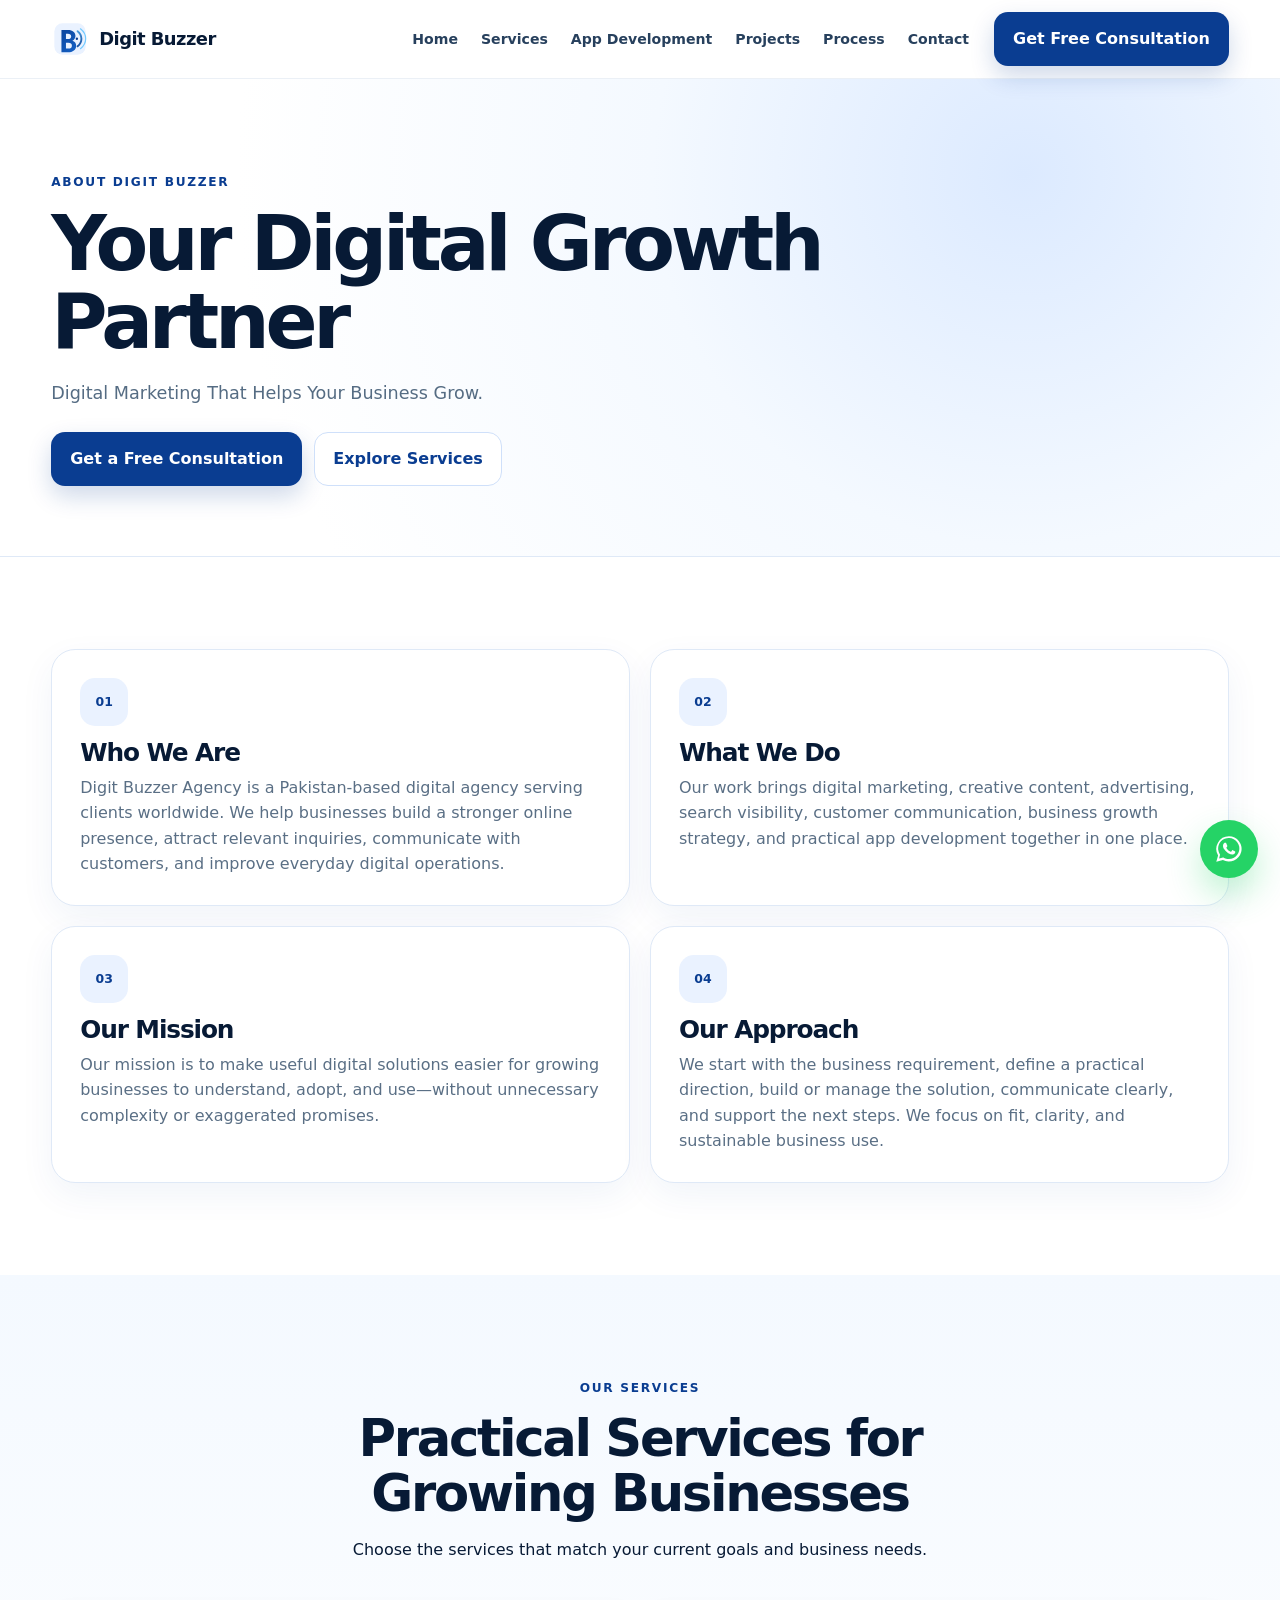
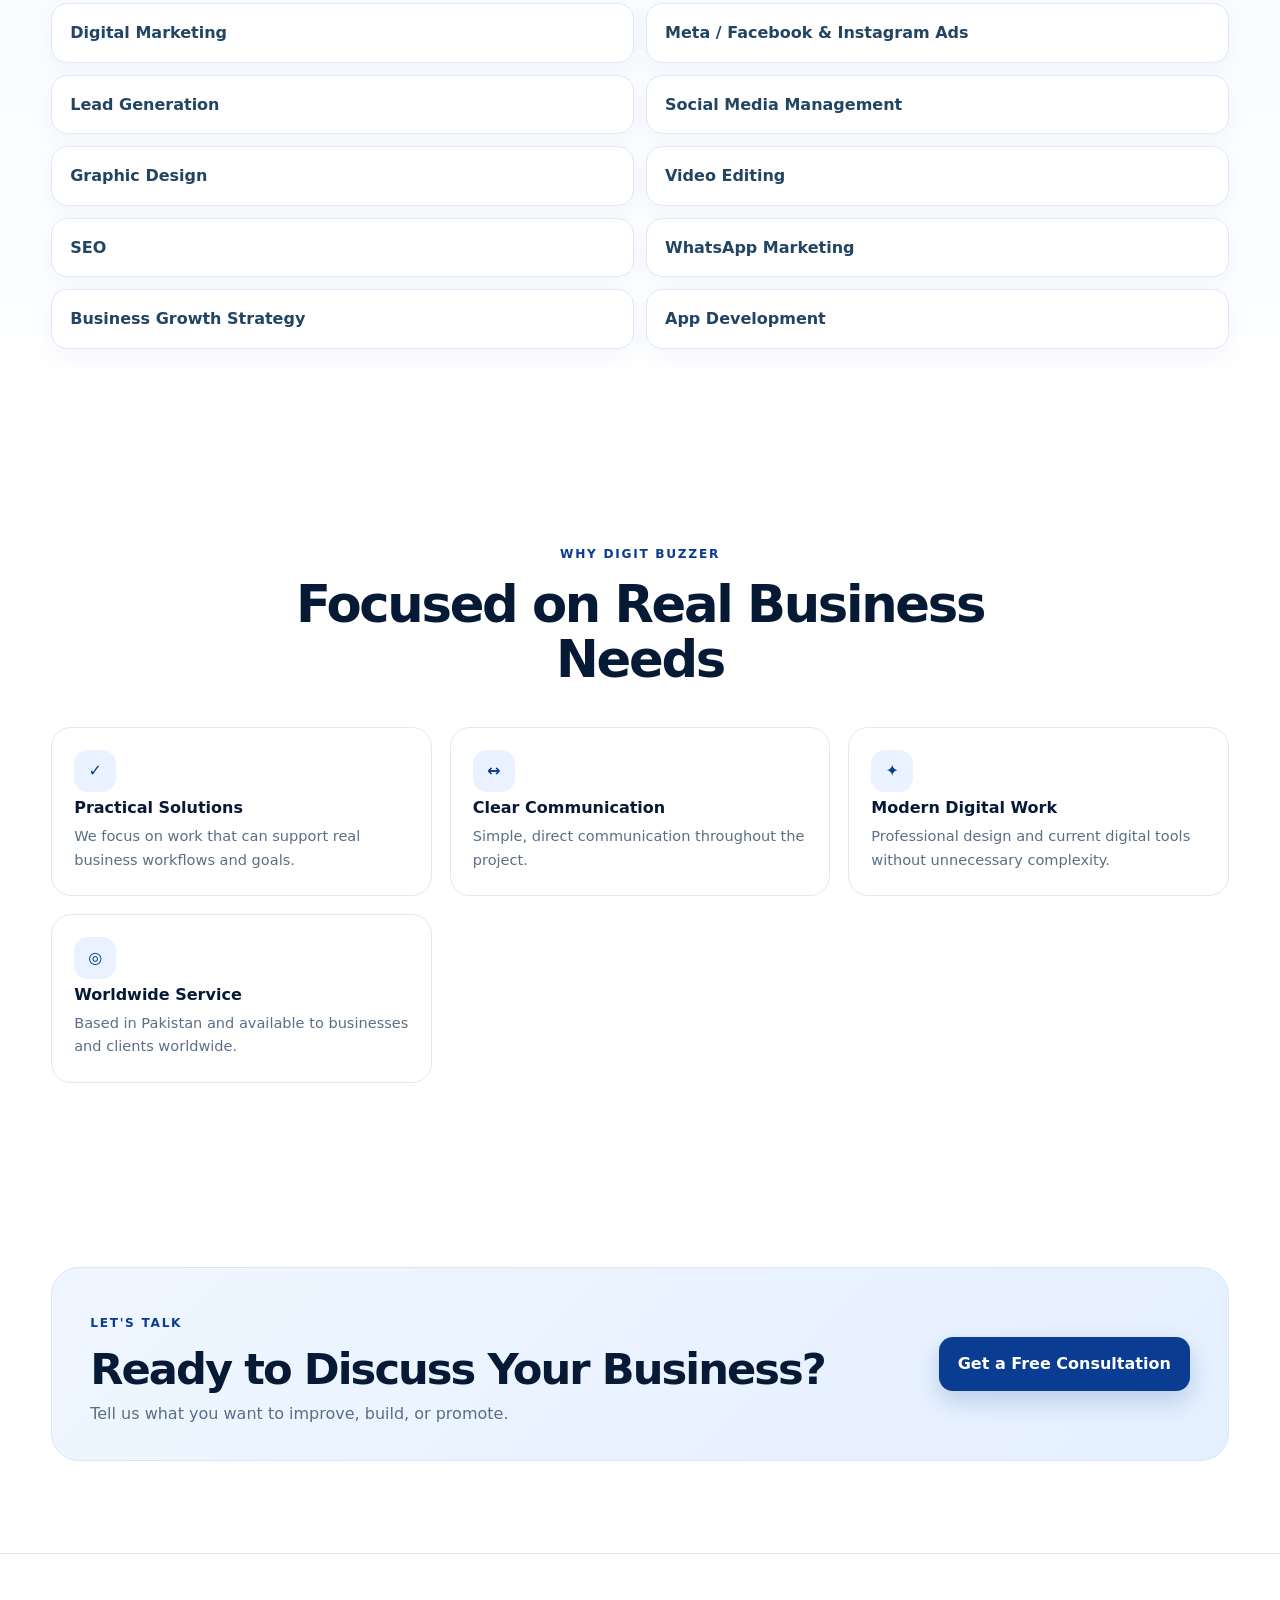
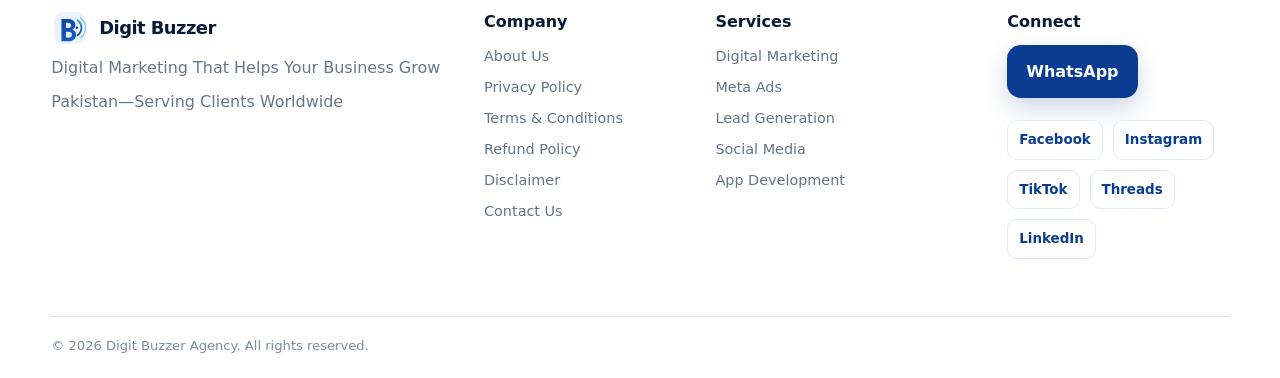
<file: about/index.html>
<!doctype html>
<html lang="en"><head>
<meta charset="utf-8"><meta name="viewport" content="width=device-width, initial-scale=1">
<title>About Us | Digit Buzzer Agency</title>
<meta name="description" content="Learn about Digit Buzzer Agency, a Pakistan-based digital marketing and app development agency serving clients worldwide.">
<link rel="icon" href="../images/logo.svg" type="image/svg+xml"><link rel="stylesheet" href="../style.css">
</head><body>
<a class="skip-link" href="#main">Skip to content</a>
<header class="site-header"><div class="container nav-wrap"><a class="brand" href="../"><img src="../images/logo.svg" alt="Digit Buzzer logo"><span>Digit Buzzer</span></a><nav class="desktop-nav" aria-label="Primary navigation"><a href="../">Home</a><a href="../#services">Services</a><a href="../#apps">App Development</a><a href="../#projects">Projects</a><a href="../#process">Process</a><a href="../contact/">Contact</a></nav><a class="btn btn-primary nav-cta" target="_blank" rel="noopener" href="https://wa.me/923486588922">Get Free Consultation</a><button class="menu-toggle" aria-label="Open menu" aria-expanded="false"><span></span><span></span><span></span></button></div><div class="mobile-nav" aria-hidden="true"><a href="../">Home</a><a href="../#services">Services</a><a href="../#apps">App Development</a><a href="../#projects">Projects</a><a href="../#process">Process</a><a href="../contact/">Contact</a><a class="btn btn-primary" target="_blank" rel="noopener" href="https://wa.me/923486588922">Get Free Consultation</a></div></header>
<main id="main" class="info-page">
<section class="info-hero"><div class="container"><p class="section-kicker">ABOUT DIGIT BUZZER</p><h1>Your Digital Growth Partner</h1><p>Digital Marketing That Helps Your Business Grow.</p><div class="info-hero-actions"><a class="btn btn-primary" target="_blank" rel="noopener" href="https://wa.me/923486588922">Get a Free Consultation</a><a class="btn btn-secondary" href="../#services">Explore Services</a></div></div></section>
<section class="section"><div class="container info-grid">
<article class="info-card"><span class="info-icon">01</span><h2>Who We Are</h2><p>Digit Buzzer Agency is a Pakistan-based digital agency serving clients worldwide. We help businesses build a stronger online presence, attract relevant inquiries, communicate with customers, and improve everyday digital operations.</p></article>
<article class="info-card"><span class="info-icon">02</span><h2>What We Do</h2><p>Our work brings digital marketing, creative content, advertising, search visibility, customer communication, business growth strategy, and practical app development together in one place.</p></article>
<article class="info-card"><span class="info-icon">03</span><h2>Our Mission</h2><p>Our mission is to make useful digital solutions easier for growing businesses to understand, adopt, and use—without unnecessary complexity or exaggerated promises.</p></article>
<article class="info-card"><span class="info-icon">04</span><h2>Our Approach</h2><p>We start with the business requirement, define a practical direction, build or manage the solution, communicate clearly, and support the next steps. We focus on fit, clarity, and sustainable business use.</p></article>
</div></section>
<section class="section soft"><div class="container"><div class="section-head"><p class="section-kicker">OUR SERVICES</p><h2>Practical Services for Growing Businesses</h2><p>Choose the services that match your current goals and business needs.</p></div><div class="info-service-grid"><span>Digital Marketing</span><span>Meta / Facebook &amp; Instagram Ads</span><span>Lead Generation</span><span>Social Media Management</span><span>Graphic Design</span><span>Video Editing</span><span>SEO</span><span>WhatsApp Marketing</span><span>Business Growth Strategy</span><span>App Development</span></div></div></section>
<section class="section"><div class="container"><div class="section-head"><p class="section-kicker">WHY DIGIT BUZZER</p><h2>Focused on Real Business Needs</h2></div><div class="why-grid"><article class="why-card"><div class="why-icon">✓</div><h3>Practical Solutions</h3><p>We focus on work that can support real business workflows and goals.</p></article><article class="why-card"><div class="why-icon">↔</div><h3>Clear Communication</h3><p>Simple, direct communication throughout the project.</p></article><article class="why-card"><div class="why-icon">✦</div><h3>Modern Digital Work</h3><p>Professional design and current digital tools without unnecessary complexity.</p></article><article class="why-card"><div class="why-icon">◎</div><h3>Worldwide Service</h3><p>Based in Pakistan and available to businesses and clients worldwide.</p></article></div></div></section>
<section class="section"><div class="container info-cta"><div><p class="section-kicker">LET'S TALK</p><h2>Ready to Discuss Your Business?</h2><p>Tell us what you want to improve, build, or promote.</p></div><a class="btn btn-primary" target="_blank" rel="noopener" href="https://wa.me/923486588922">Get a Free Consultation</a></div></section>
</main>
<footer class="footer"><div class="container footer-grid"><div><a class="brand" href="../"><img src="../images/logo.svg" alt=""><span>Digit Buzzer</span></a><p>Digital Marketing That Helps Your Business Grow</p><p>Pakistan—Serving Clients Worldwide</p></div><div><h4>Company</h4><a href="../about/">About Us</a><a href="../privacy-policy/">Privacy Policy</a><a href="../terms/">Terms &amp; Conditions</a><a href="../refund-policy/">Refund Policy</a><a href="../disclaimer/">Disclaimer</a><a href="../contact/">Contact Us</a></div><div><h4>Services</h4><a href="../#services">Digital Marketing</a><a href="../#services">Meta Ads</a><a href="../#services">Lead Generation</a><a href="../#services">Social Media</a><a href="../#apps">App Development</a></div><div><h4>Connect</h4><a class="btn btn-primary" target="_blank" rel="noopener" href="https://wa.me/923486588922">WhatsApp</a><div class="footer-social"><a target="_blank" rel="noopener" href="https://www.facebook.com/digitbuzzer1">Facebook</a><a target="_blank" rel="noopener" href="https://www.instagram.com/digitbuzzer">Instagram</a><a target="_blank" rel="noopener" href="https://www.tiktok.com/@digitbuzzeragency">TikTok</a><a target="_blank" rel="noopener" href="https://www.threads.com/@digitbuzzer">Threads</a><a target="_blank" rel="noopener" href="https://www.linkedin.com/in/abbas~hussain/">LinkedIn</a></div></div></div><div class="container copyright">© 2026 Digit Buzzer Agency. All rights reserved.</div></footer>
<a class="wa-float" target="_blank" rel="noopener" href="https://wa.me/923486588922" aria-label="Chat with Digit Buzzer" title="Chat with Digit Buzzer"><svg viewBox="0 0 32 32" aria-hidden="true"><path fill="currentColor" d="M16 3.2A12.7 12.7 0 0 0 5.1 22.4L3.3 28.8l6.6-1.7A12.7 12.7 0 1 0 16 3.2Zm0 22.9c-2 0-3.9-.5-5.6-1.5l-.4-.2-3.9 1 1-3.8-.3-.4A10.6 10.6 0 1 1 16 26.1Zm5.9-7.9c-.3-.2-1.8-.9-2.1-1s-.5-.2-.7.2-.8 1-.9 1.2-.3.2-.6.1a8.7 8.7 0 0 1-2.5-1.5 9.4 9.4 0 0 1-1.7-2.1c-.2-.3 0-.5.1-.7l.5-.6c.2-.2.2-.4.3-.6s0-.4-.1-.6c-.1-.2-.7-1.7-1-2.3-.3-.6-.5-.5-.7-.5h-.6c-.2 0-.5.1-.8.4-.3.3-1.1 1.1-1.1 2.7s1.1 3.1 1.3 3.3c.2.2 2.1 3.2 5.1 4.5.7.3 1.3.5 1.7.6.7.2 1.4.2 1.9.1.6-.1 1.8-.7 2-1.4.3-.7.3-1.3.2-1.4-.1-.2-.3-.3-.6-.4Z"/></svg></a><button id="backTop" class="back-top" aria-label="Back to top">↑</button><script src="../script.js"></script></body></html>
</file>
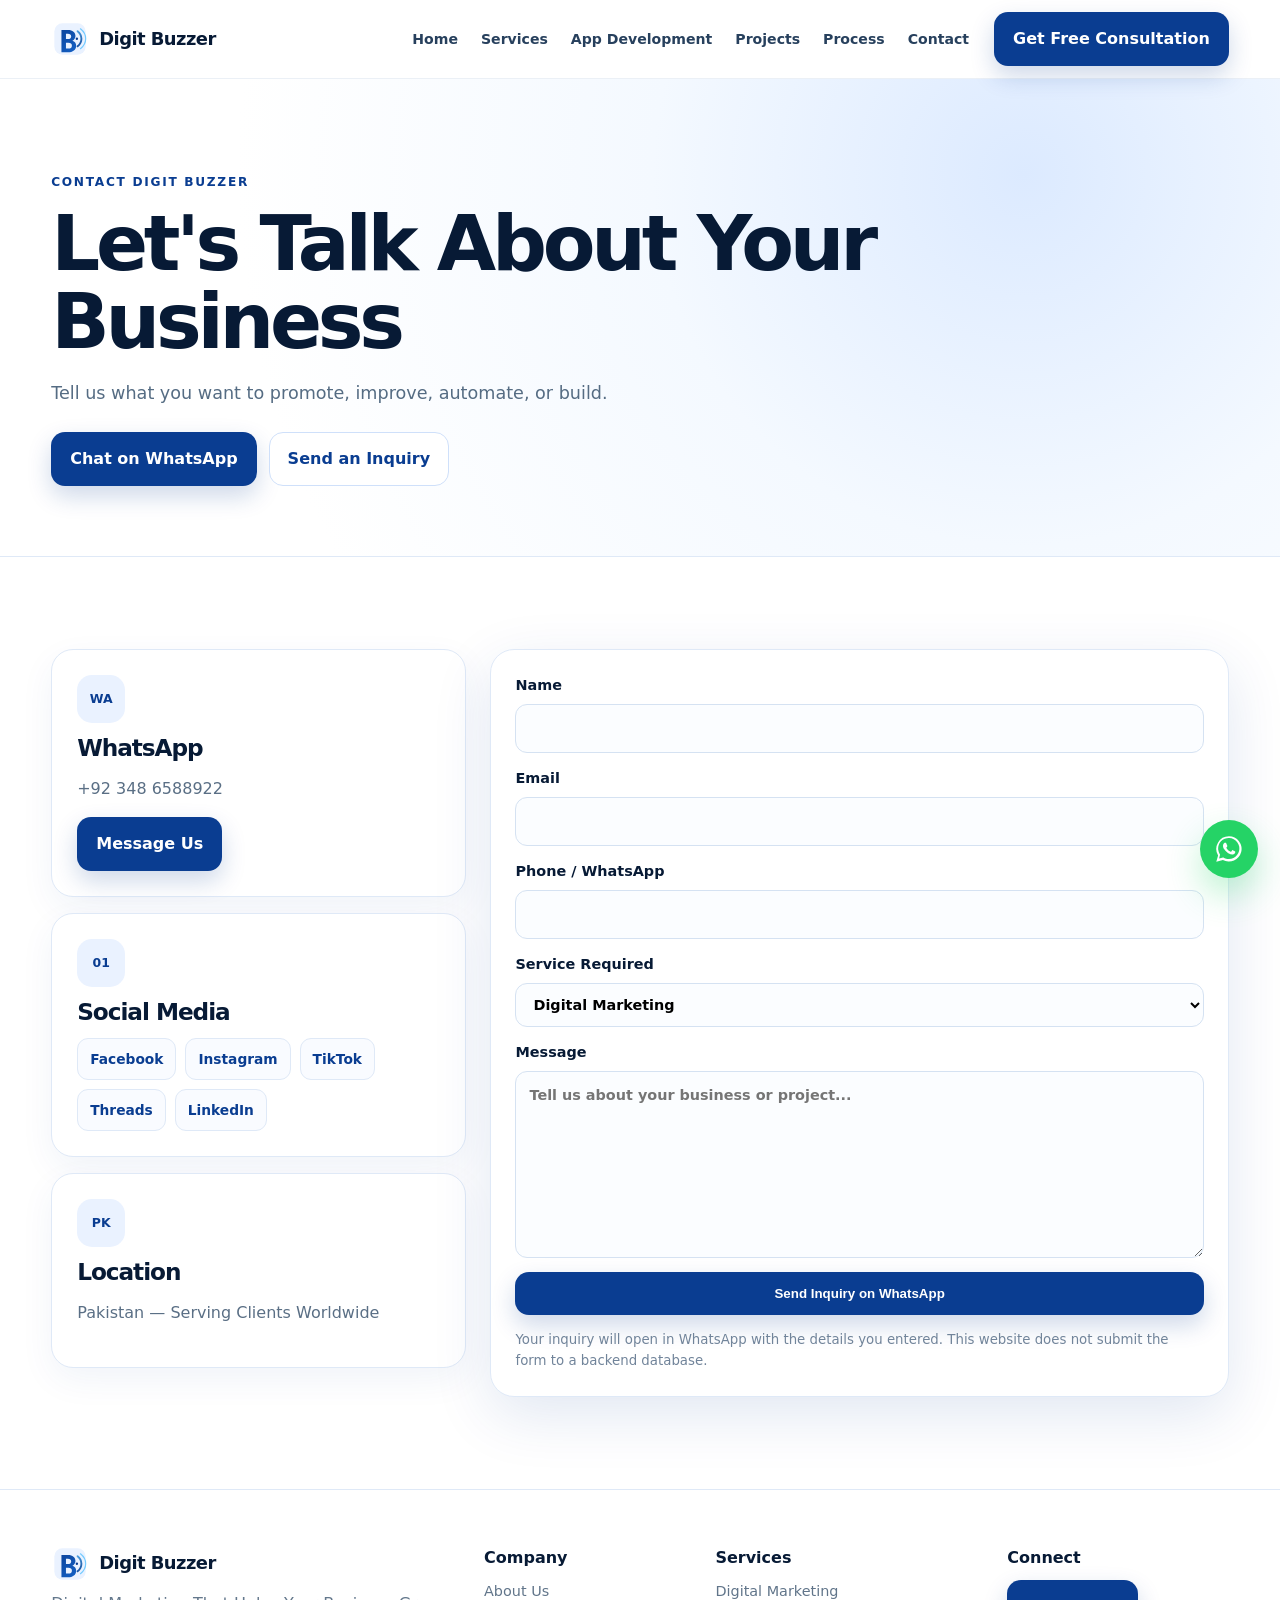
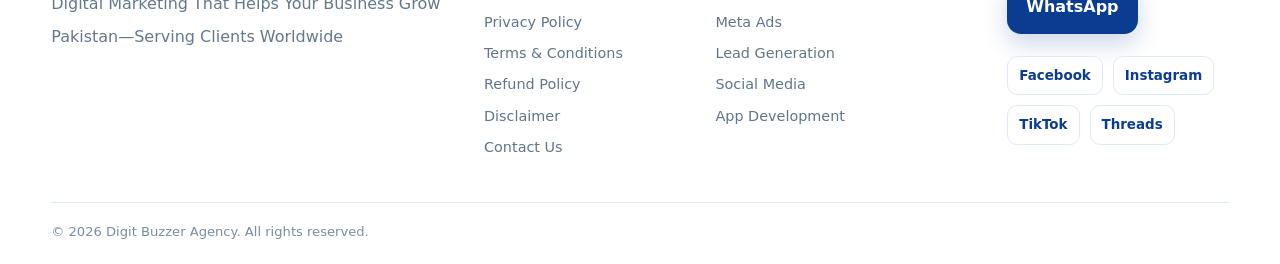
<file: contact/index.html>
<!doctype html><html lang="en"><head><meta charset="utf-8"><meta name="viewport" content="width=device-width, initial-scale=1"><title>Contact Us | Digit Buzzer Agency</title><meta name="description" content="Contact Digit Buzzer Agency in Pakistan for digital marketing, advertising, lead generation, social media, WhatsApp marketing, design, SEO and app development."><link rel="icon" href="../images/logo.svg" type="image/svg+xml"><link rel="stylesheet" href="../style.css"></head><body><a class="skip-link" href="#main">Skip to content</a><header class="site-header"><div class="container nav-wrap"><a class="brand" href="../"><img src="../images/logo.svg" alt="Digit Buzzer logo"><span>Digit Buzzer</span></a><nav class="desktop-nav" aria-label="Primary navigation"><a href="../">Home</a><a href="../#services">Services</a><a href="../#apps">App Development</a><a href="../#projects">Projects</a><a href="../#process">Process</a><a href="../contact/">Contact</a></nav><a class="btn btn-primary nav-cta" target="_blank" rel="noopener" href="https://wa.me/923486588922">Get Free Consultation</a><button class="menu-toggle" aria-label="Open menu" aria-expanded="false"><span></span><span></span><span></span></button></div><div class="mobile-nav" aria-hidden="true"><a href="../">Home</a><a href="../#services">Services</a><a href="../#apps">App Development</a><a href="../#projects">Projects</a><a href="../#process">Process</a><a href="../contact/">Contact</a><a class="btn btn-primary" target="_blank" rel="noopener" href="https://wa.me/923486588922">Get Free Consultation</a></div></header><main id="main" class="info-page"><section class="info-hero"><div class="container"><p class="section-kicker">CONTACT DIGIT BUZZER</p><h1>Let's Talk About Your Business</h1><p>Tell us what you want to promote, improve, automate, or build.</p><div class="info-hero-actions"><a class="btn btn-primary" target="_blank" rel="noopener" href="https://wa.me/923486588922">Chat on WhatsApp</a><a class="btn btn-secondary" href="#contact-form">Send an Inquiry</a></div></div></section><section class="section"><div class="container contact-page-grid"><div><div class="contact-info-card"><span class="info-icon">WA</span><h2>WhatsApp</h2><p>+92 348 6588922</p><a class="btn btn-primary" target="_blank" rel="noopener" href="https://wa.me/923486588922">Message Us</a></div><div class="contact-info-card"><span class="info-icon">01</span><h2>Social Media</h2><div class="contact-social-list"><a target="_blank" rel="noopener" href="https://www.facebook.com/digitbuzzer1">Facebook</a><a target="_blank" rel="noopener" href="https://www.instagram.com/digitbuzzer">Instagram</a><a target="_blank" rel="noopener" href="https://www.tiktok.com/@digitbuzzeragency">TikTok</a><a target="_blank" rel="noopener" href="https://www.threads.com/@digitbuzzer">Threads</a><a target="_blank" rel="noopener" href="https://www.linkedin.com/in/abbas~hussain/">LinkedIn</a></div></div><div class="contact-info-card"><span class="info-icon">PK</span><h2>Location</h2><p>Pakistan — Serving Clients Worldwide</p></div></div><form id="contactForm" class="contact-form contact-page-form"><label>Name<input required name="name" type="text" autocomplete="name"></label><label>Email<input required name="email" type="email" autocomplete="email"></label><label>Phone / WhatsApp<input name="whatsapp" type="tel" autocomplete="tel"></label><label>Service Required<select name="service"><option>Digital Marketing</option><option>Meta Ads</option><option>Lead Generation</option><option>Social Media Management</option><option>Graphic Design</option><option>Video Editing</option><option>SEO</option><option>WhatsApp Marketing</option><option>Business Growth Strategy</option><option>App Development</option><option>Other</option></select></label><label>Message<textarea required name="details" rows="7" placeholder="Tell us about your business or project..."></textarea></label><button class="btn btn-primary" type="submit">Send Inquiry on WhatsApp</button><small>Your inquiry will open in WhatsApp with the details you entered. This website does not submit the form to a backend database.</small></form></div></section></main><footer class="footer"><div class="container footer-grid"><div><a class="brand" href="../"><img src="../images/logo.svg" alt=""><span>Digit Buzzer</span></a><p>Digital Marketing That Helps Your Business Grow</p><p>Pakistan—Serving Clients Worldwide</p></div><div><h4>Company</h4><a href="../about/">About Us</a><a href="../privacy-policy/">Privacy Policy</a><a href="../terms/">Terms &amp; Conditions</a><a href="../refund-policy/">Refund Policy</a><a href="../disclaimer/">Disclaimer</a><a href="../contact/">Contact Us</a></div><div><h4>Services</h4><a href="../#services">Digital Marketing</a><a href="../#services">Meta Ads</a><a href="../#services">Lead Generation</a><a href="../#services">Social Media</a><a href="../#apps">App Development</a></div><div><h4>Connect</h4><a class="btn btn-primary" target="_blank" rel="noopener" href="https://wa.me/923486588922">WhatsApp</a><div class="footer-social"><a target="_blank" rel="noopener" href="https://www.facebook.com/digitbuzzer1">Facebook</a><a target="_blank" rel="noopener" href="https://www.instagram.com/digitbuzzer">Instagram</a><a target="_blank" rel="noopener" href="https://www.tiktok.com/@digitbuzzeragency">TikTok</a><a target="_blank" rel="noopener" href="https://www.threads.com/@digitbuzzer">Threads</a></div></div></div><div class="container copyright">© 2026 Digit Buzzer Agency. All rights reserved.</div></footer><a class="wa-float" target="_blank" rel="noopener" href="https://wa.me/923486588922" aria-label="Chat with Digit Buzzer" title="Chat with Digit Buzzer"><svg viewBox="0 0 32 32" aria-hidden="true"><path fill="currentColor" d="M16 3.2A12.7 12.7 0 0 0 5.1 22.4L3.3 28.8l6.6-1.7A12.7 12.7 0 1 0 16 3.2Zm0 22.9c-2 0-3.9-.5-5.6-1.5l-.4-.2-3.9 1 1-3.8-.3-.4A10.6 10.6 0 1 1 16 26.1Zm5.9-7.9c-.3-.2-1.8-.9-2.1-1s-.5-.2-.7.2-.8 1-.9 1.2-.3.2-.6.1a8.7 8.7 0 0 1-2.5-1.5 9.4 9.4 0 0 1-1.7-2.1c-.2-.3 0-.5.1-.7l.5-.6c.2-.2.2-.4.3-.6s0-.4-.1-.6c-.1-.2-.7-1.7-1-2.3-.3-.6-.5-.5-.7-.5h-.6c-.2 0-.5.1-.8.4-.3.3-1.1 1.1-1.1 2.7s1.1 3.1 1.3 3.3c.2.2 2.1 3.2 5.1 4.5.7.3 1.3.5 1.7.6.7.2 1.4.2 1.9.1.6-.1 1.8-.7 2-1.4.3-.7.3-1.3.2-1.4-.1-.2-.3-.3-.6-.4Z"/></svg></a><button id="backTop" class="back-top" aria-label="Back to top">↑</button><script src="../script.js"></script></body></html>
</file>
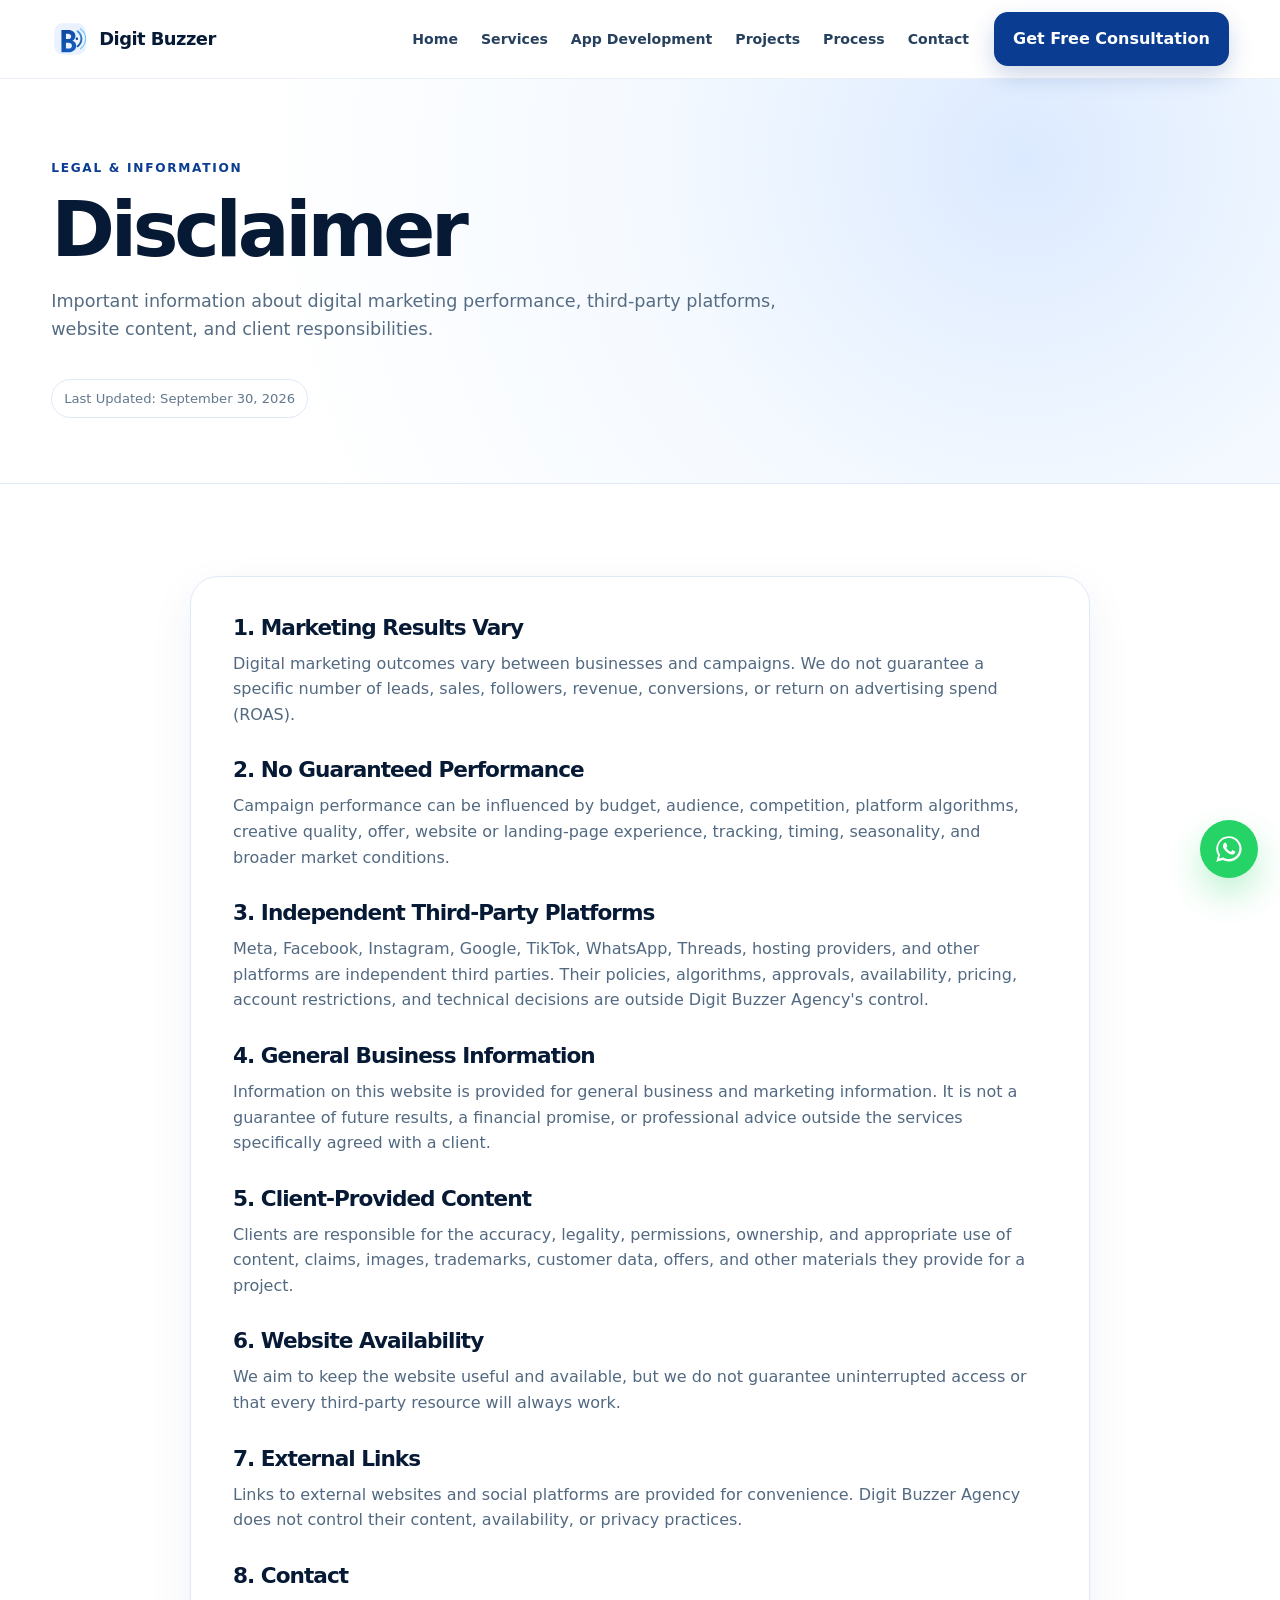
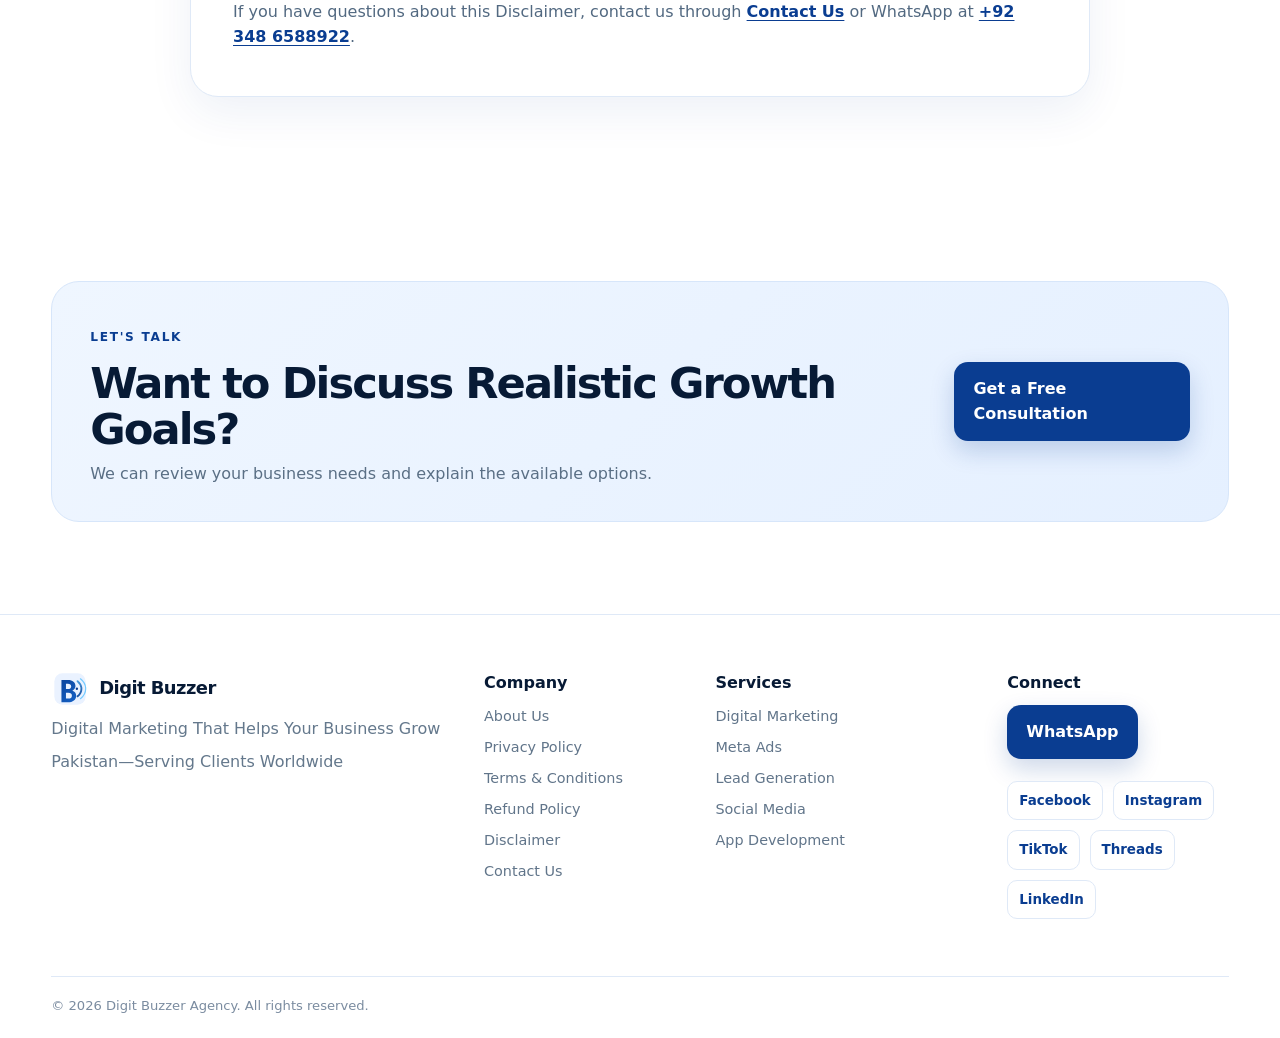
<file: disclaimer/index.html>
<!doctype html><html lang="en"><head><meta charset="utf-8"><meta name="viewport" content="width=device-width, initial-scale=1"><title>Disclaimer | Digit Buzzer Agency</title><meta name="description" content="Disclaimer for Digit Buzzer Agency covering digital marketing performance, third-party platforms, website information and client-provided content."><link rel="icon" href="../images/logo.svg" type="image/svg+xml"><link rel="stylesheet" href="../style.css"></head><body><a class="skip-link" href="#main">Skip to content</a><header class="site-header"><div class="container nav-wrap"><a class="brand" href="../"><img src="../images/logo.svg" alt="Digit Buzzer logo"><span>Digit Buzzer</span></a><nav class="desktop-nav" aria-label="Primary navigation"><a href="../">Home</a><a href="../#services">Services</a><a href="../#apps">App Development</a><a href="../#projects">Projects</a><a href="../#process">Process</a><a href="../contact/">Contact</a></nav><a class="btn btn-primary nav-cta" target="_blank" rel="noopener" href="https://wa.me/923486588922">Get Free Consultation</a><button class="menu-toggle" aria-label="Open menu" aria-expanded="false"><span></span><span></span><span></span></button></div><div class="mobile-nav" aria-hidden="true"><a href="../">Home</a><a href="../#services">Services</a><a href="../#apps">App Development</a><a href="../#projects">Projects</a><a href="../#process">Process</a><a href="../contact/">Contact</a><a class="btn btn-primary" target="_blank" rel="noopener" href="https://wa.me/923486588922">Get Free Consultation</a></div></header><main id="main" class="info-page"><section class="info-hero compact"><div class="container"><p class="section-kicker">LEGAL &amp; INFORMATION</p><h1>Disclaimer</h1><p>Important information about digital marketing performance, third-party platforms, website content, and client responsibilities.</p><p class="last-updated">Last Updated: September 30, 2026</p></div></section><section class="section"><div class="container legal-layout"><article class="legal-card"><h2>1. Marketing Results Vary</h2><p>Digital marketing outcomes vary between businesses and campaigns. We do not guarantee a specific number of leads, sales, followers, revenue, conversions, or return on advertising spend (ROAS).</p><h2>2. No Guaranteed Performance</h2><p>Campaign performance can be influenced by budget, audience, competition, platform algorithms, creative quality, offer, website or landing-page experience, tracking, timing, seasonality, and broader market conditions.</p><h2>3. Independent Third-Party Platforms</h2><p>Meta, Facebook, Instagram, Google, TikTok, WhatsApp, Threads, hosting providers, and other platforms are independent third parties. Their policies, algorithms, approvals, availability, pricing, account restrictions, and technical decisions are outside Digit Buzzer Agency's control.</p><h2>4. General Business Information</h2><p>Information on this website is provided for general business and marketing information. It is not a guarantee of future results, a financial promise, or professional advice outside the services specifically agreed with a client.</p><h2>5. Client-Provided Content</h2><p>Clients are responsible for the accuracy, legality, permissions, ownership, and appropriate use of content, claims, images, trademarks, customer data, offers, and other materials they provide for a project.</p><h2>6. Website Availability</h2><p>We aim to keep the website useful and available, but we do not guarantee uninterrupted access or that every third-party resource will always work.</p><h2>7. External Links</h2><p>Links to external websites and social platforms are provided for convenience. Digit Buzzer Agency does not control their content, availability, or privacy practices.</p><h2>8. Contact</h2><p>If you have questions about this Disclaimer, contact us through <a class="text-link" href="../contact/">Contact Us</a> or WhatsApp at <a class="text-link" target="_blank" rel="noopener" href="https://wa.me/923486588922">+92 348 6588922</a>.</p></article></div></section><section class="section"><div class="container info-cta"><div><p class="section-kicker">LET'S TALK</p><h2>Want to Discuss Realistic Growth Goals?</h2><p>We can review your business needs and explain the available options.</p></div><a class="btn btn-primary" target="_blank" rel="noopener" href="https://wa.me/923486588922">Get a Free Consultation</a></div></section></main><footer class="footer"><div class="container footer-grid"><div><a class="brand" href="../"><img src="../images/logo.svg" alt=""><span>Digit Buzzer</span></a><p>Digital Marketing That Helps Your Business Grow</p><p>Pakistan—Serving Clients Worldwide</p></div><div><h4>Company</h4><a href="../about/">About Us</a><a href="../privacy-policy/">Privacy Policy</a><a href="../terms/">Terms &amp; Conditions</a><a href="../refund-policy/">Refund Policy</a><a href="../disclaimer/">Disclaimer</a><a href="../contact/">Contact Us</a></div><div><h4>Services</h4><a href="../#services">Digital Marketing</a><a href="../#services">Meta Ads</a><a href="../#services">Lead Generation</a><a href="../#services">Social Media</a><a href="../#apps">App Development</a></div><div><h4>Connect</h4><a class="btn btn-primary" target="_blank" rel="noopener" href="https://wa.me/923486588922">WhatsApp</a><div class="footer-social"><a target="_blank" rel="noopener" href="https://www.facebook.com/digitbuzzer1">Facebook</a><a target="_blank" rel="noopener" href="https://www.instagram.com/digitbuzzer">Instagram</a><a target="_blank" rel="noopener" href="https://www.tiktok.com/@digitbuzzeragency">TikTok</a><a target="_blank" rel="noopener" href="https://www.threads.com/@digitbuzzer">Threads</a><a target="_blank" rel="noopener" href="https://www.linkedin.com/in/abbas~hussain/">LinkedIn</a></div></div></div><div class="container copyright">© 2026 Digit Buzzer Agency. All rights reserved.</div></footer><a class="wa-float" target="_blank" rel="noopener" href="https://wa.me/923486588922" aria-label="Chat with Digit Buzzer" title="Chat with Digit Buzzer"><svg viewBox="0 0 32 32" aria-hidden="true"><path fill="currentColor" d="M16 3.2A12.7 12.7 0 0 0 5.1 22.4L3.3 28.8l6.6-1.7A12.7 12.7 0 1 0 16 3.2Zm0 22.9c-2 0-3.9-.5-5.6-1.5l-.4-.2-3.9 1 1-3.8-.3-.4A10.6 10.6 0 1 1 16 26.1Zm5.9-7.9c-.3-.2-1.8-.9-2.1-1s-.5-.2-.7.2-.8 1-.9 1.2-.3.2-.6.1a8.7 8.7 0 0 1-2.5-1.5 9.4 9.4 0 0 1-1.7-2.1c-.2-.3 0-.5.1-.7l.5-.6c.2-.2.2-.4.3-.6s0-.4-.1-.6c-.1-.2-.7-1.7-1-2.3-.3-.6-.5-.5-.7-.5h-.6c-.2 0-.5.1-.8.4-.3.3-1.1 1.1-1.1 2.7s1.1 3.1 1.3 3.3c.2.2 2.1 3.2 5.1 4.5.7.3 1.3.5 1.7.6.7.2 1.4.2 1.9.1.6-.1 1.8-.7 2-1.4.3-.7.3-1.3.2-1.4-.1-.2-.3-.3-.6-.4Z"/></svg></a><button id="backTop" class="back-top" aria-label="Back to top">↑</button><script src="../script.js"></script></body></html>
</file>
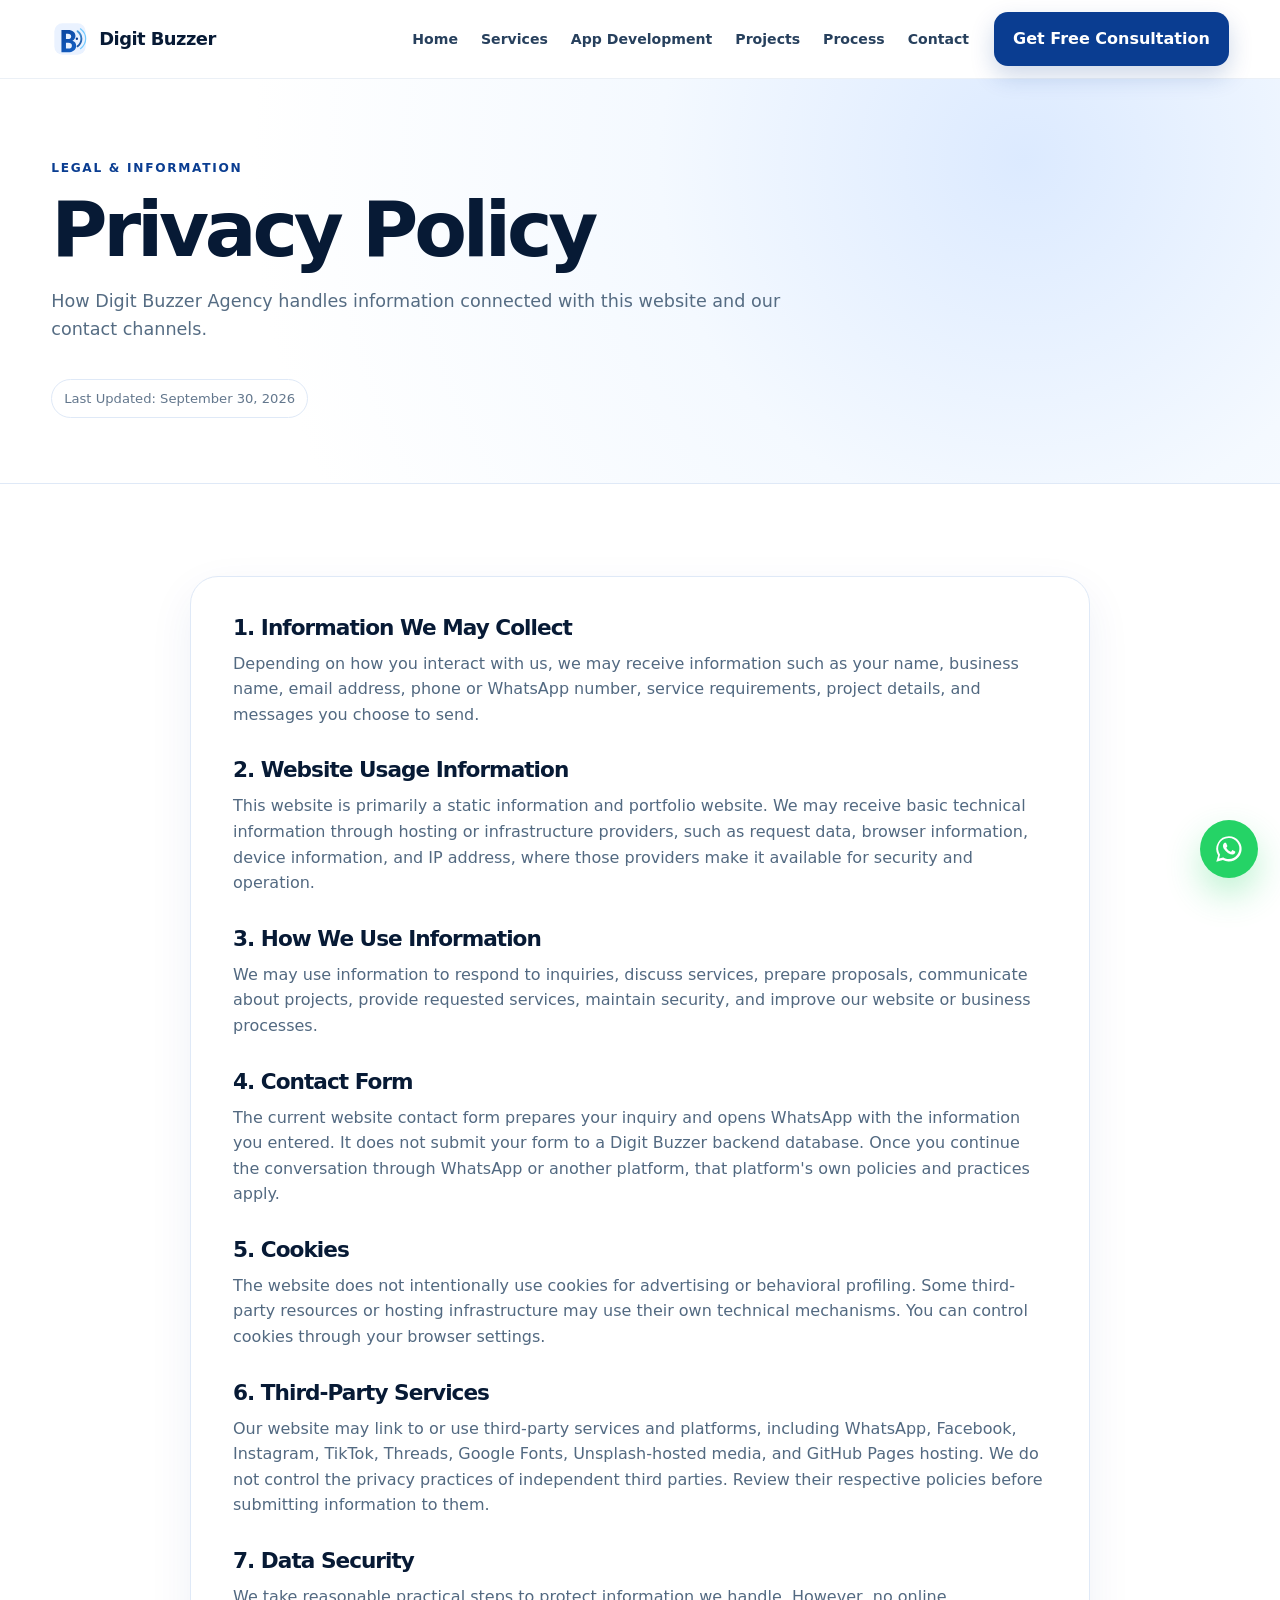
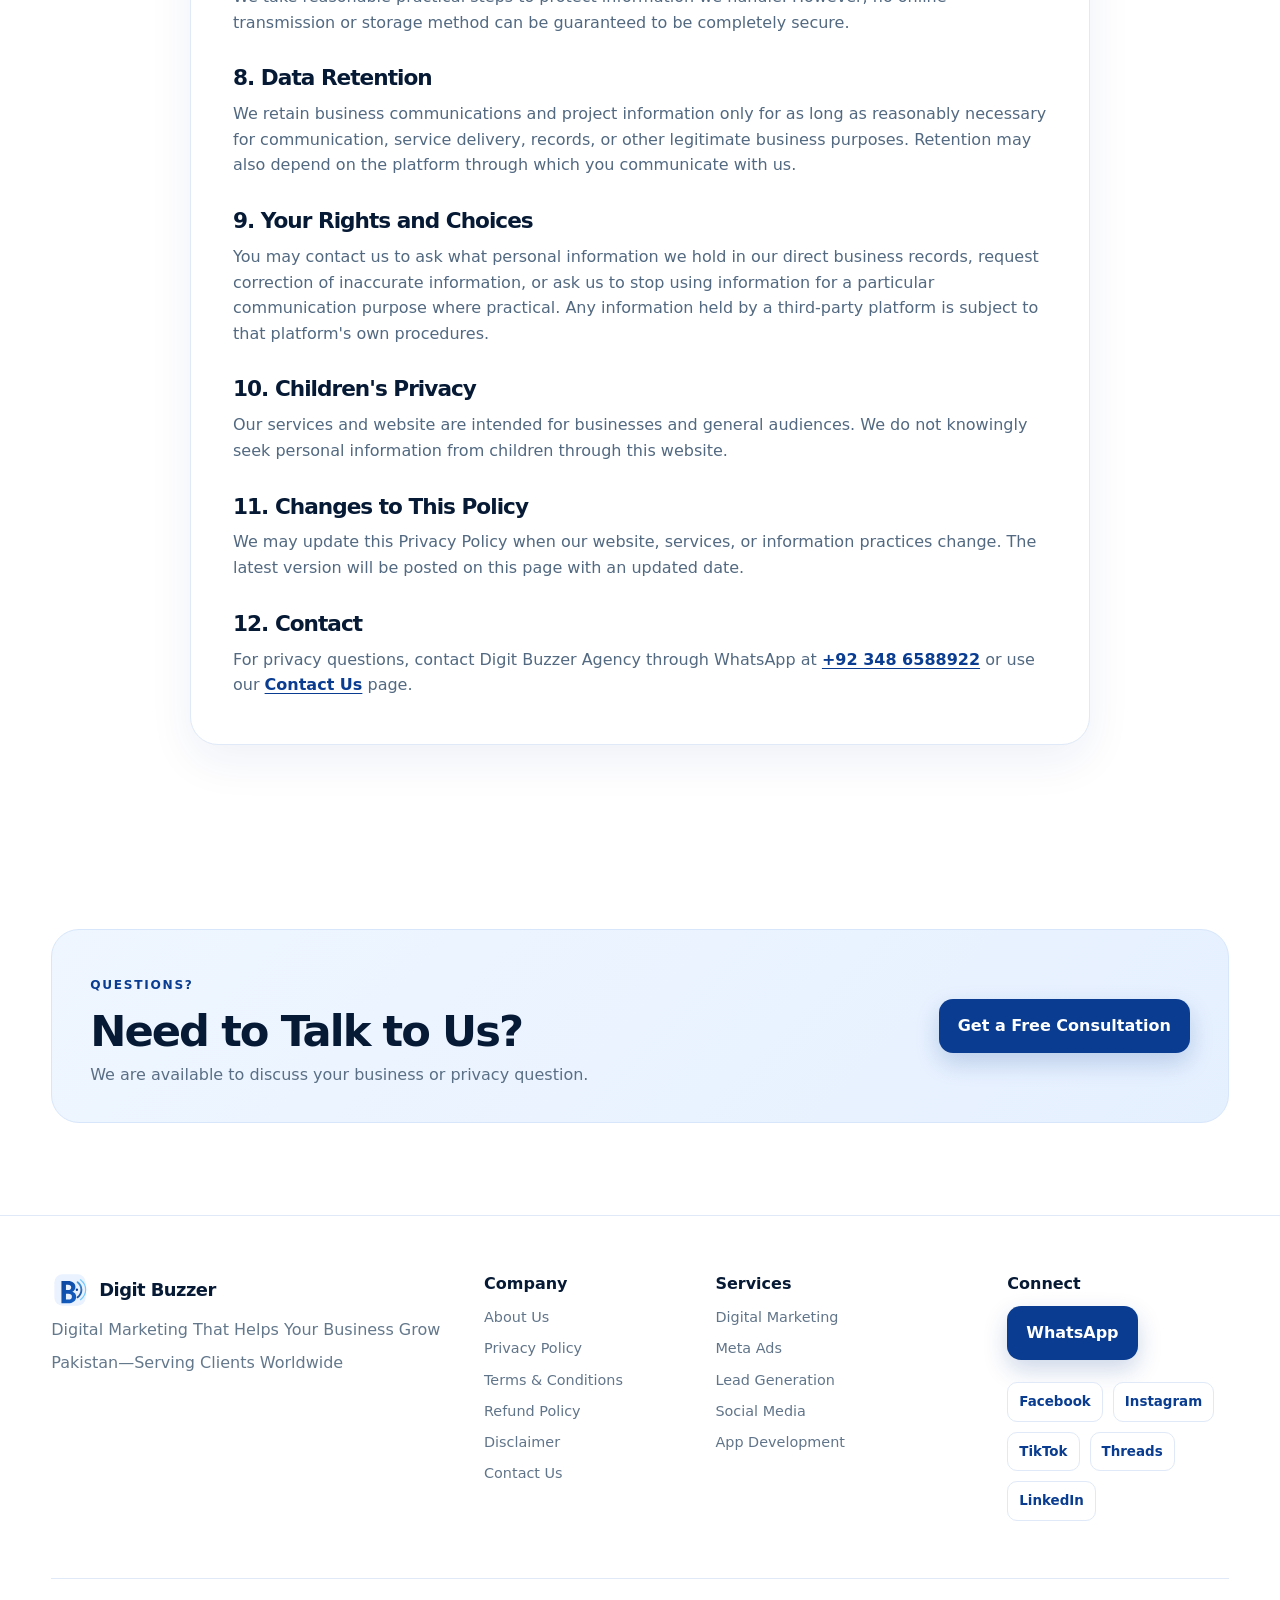
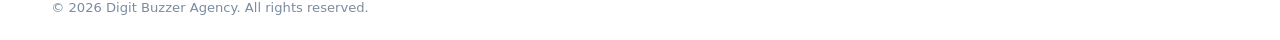
<file: privacy-policy/index.html>
<!doctype html><html lang="en"><head><meta charset="utf-8"><meta name="viewport" content="width=device-width, initial-scale=1"><title>Privacy Policy | Digit Buzzer Agency</title><meta name="description" content="Privacy Policy for Digit Buzzer Agency explaining information collection, use, cookies, third-party services, retention and user rights."><link rel="icon" href="../images/logo.svg" type="image/svg+xml"><link rel="stylesheet" href="../style.css"></head><body><a class="skip-link" href="#main">Skip to content</a><header class="site-header"><div class="container nav-wrap"><a class="brand" href="../"><img src="../images/logo.svg" alt="Digit Buzzer logo"><span>Digit Buzzer</span></a><nav class="desktop-nav" aria-label="Primary navigation"><a href="../">Home</a><a href="../#services">Services</a><a href="../#apps">App Development</a><a href="../#projects">Projects</a><a href="../#process">Process</a><a href="../contact/">Contact</a></nav><a class="btn btn-primary nav-cta" target="_blank" rel="noopener" href="https://wa.me/923486588922">Get Free Consultation</a><button class="menu-toggle" aria-label="Open menu" aria-expanded="false"><span></span><span></span><span></span></button></div><div class="mobile-nav" aria-hidden="true"><a href="../">Home</a><a href="../#services">Services</a><a href="../#apps">App Development</a><a href="../#projects">Projects</a><a href="../#process">Process</a><a href="../contact/">Contact</a><a class="btn btn-primary" target="_blank" rel="noopener" href="https://wa.me/923486588922">Get Free Consultation</a></div></header>
<main id="main" class="info-page"><section class="info-hero compact"><div class="container"><p class="section-kicker">LEGAL &amp; INFORMATION</p><h1>Privacy Policy</h1><p>How Digit Buzzer Agency handles information connected with this website and our contact channels.</p><p class="last-updated">Last Updated: September 30, 2026</p></div></section><section class="section"><div class="container legal-layout"><article class="legal-card">
<h2>1. Information We May Collect</h2><p>Depending on how you interact with us, we may receive information such as your name, business name, email address, phone or WhatsApp number, service requirements, project details, and messages you choose to send.</p>
<h2>2. Website Usage Information</h2><p>This website is primarily a static information and portfolio website. We may receive basic technical information through hosting or infrastructure providers, such as request data, browser information, device information, and IP address, where those providers make it available for security and operation.</p>
<h2>3. How We Use Information</h2><p>We may use information to respond to inquiries, discuss services, prepare proposals, communicate about projects, provide requested services, maintain security, and improve our website or business processes.</p>
<h2>4. Contact Form</h2><p>The current website contact form prepares your inquiry and opens WhatsApp with the information you entered. It does not submit your form to a Digit Buzzer backend database. Once you continue the conversation through WhatsApp or another platform, that platform's own policies and practices apply.</p>
<h2>5. Cookies</h2><p>The website does not intentionally use cookies for advertising or behavioral profiling. Some third-party resources or hosting infrastructure may use their own technical mechanisms. You can control cookies through your browser settings.</p>
<h2>6. Third-Party Services</h2><p>Our website may link to or use third-party services and platforms, including WhatsApp, Facebook, Instagram, TikTok, Threads, Google Fonts, Unsplash-hosted media, and GitHub Pages hosting. We do not control the privacy practices of independent third parties. Review their respective policies before submitting information to them.</p>
<h2>7. Data Security</h2><p>We take reasonable practical steps to protect information we handle. However, no online transmission or storage method can be guaranteed to be completely secure.</p>
<h2>8. Data Retention</h2><p>We retain business communications and project information only for as long as reasonably necessary for communication, service delivery, records, or other legitimate business purposes. Retention may also depend on the platform through which you communicate with us.</p>
<h2>9. Your Rights and Choices</h2><p>You may contact us to ask what personal information we hold in our direct business records, request correction of inaccurate information, or ask us to stop using information for a particular communication purpose where practical. Any information held by a third-party platform is subject to that platform's own procedures.</p>
<h2>10. Children's Privacy</h2><p>Our services and website are intended for businesses and general audiences. We do not knowingly seek personal information from children through this website.</p>
<h2>11. Changes to This Policy</h2><p>We may update this Privacy Policy when our website, services, or information practices change. The latest version will be posted on this page with an updated date.</p>
<h2>12. Contact</h2><p>For privacy questions, contact Digit Buzzer Agency through WhatsApp at <a class="text-link" target="_blank" rel="noopener" href="https://wa.me/923486588922">+92 348 6588922</a> or use our <a class="text-link" href="../contact/">Contact Us</a> page.</p>
</article></div></section><section class="section"><div class="container info-cta"><div><p class="section-kicker">QUESTIONS?</p><h2>Need to Talk to Us?</h2><p>We are available to discuss your business or privacy question.</p></div><a class="btn btn-primary" target="_blank" rel="noopener" href="https://wa.me/923486588922">Get a Free Consultation</a></div></section></main>
<footer class="footer"><div class="container footer-grid"><div><a class="brand" href="../"><img src="../images/logo.svg" alt=""><span>Digit Buzzer</span></a><p>Digital Marketing That Helps Your Business Grow</p><p>Pakistan—Serving Clients Worldwide</p></div><div><h4>Company</h4><a href="../about/">About Us</a><a href="../privacy-policy/">Privacy Policy</a><a href="../terms/">Terms &amp; Conditions</a><a href="../refund-policy/">Refund Policy</a><a href="../disclaimer/">Disclaimer</a><a href="../contact/">Contact Us</a></div><div><h4>Services</h4><a href="../#services">Digital Marketing</a><a href="../#services">Meta Ads</a><a href="../#services">Lead Generation</a><a href="../#services">Social Media</a><a href="../#apps">App Development</a></div><div><h4>Connect</h4><a class="btn btn-primary" target="_blank" rel="noopener" href="https://wa.me/923486588922">WhatsApp</a><div class="footer-social"><a target="_blank" rel="noopener" href="https://www.facebook.com/digitbuzzer1">Facebook</a><a target="_blank" rel="noopener" href="https://www.instagram.com/digitbuzzer">Instagram</a><a target="_blank" rel="noopener" href="https://www.tiktok.com/@digitbuzzeragency">TikTok</a><a target="_blank" rel="noopener" href="https://www.threads.com/@digitbuzzer">Threads</a><a target="_blank" rel="noopener" href="https://www.linkedin.com/in/abbas~hussain/">LinkedIn</a></div></div></div><div class="container copyright">© 2026 Digit Buzzer Agency. All rights reserved.</div></footer><a class="wa-float" target="_blank" rel="noopener" href="https://wa.me/923486588922" aria-label="Chat with Digit Buzzer" title="Chat with Digit Buzzer"><svg viewBox="0 0 32 32" aria-hidden="true"><path fill="currentColor" d="M16 3.2A12.7 12.7 0 0 0 5.1 22.4L3.3 28.8l6.6-1.7A12.7 12.7 0 1 0 16 3.2Zm0 22.9c-2 0-3.9-.5-5.6-1.5l-.4-.2-3.9 1 1-3.8-.3-.4A10.6 10.6 0 1 1 16 26.1Zm5.9-7.9c-.3-.2-1.8-.9-2.1-1s-.5-.2-.7.2-.8 1-.9 1.2-.3.2-.6.1a8.7 8.7 0 0 1-2.5-1.5 9.4 9.4 0 0 1-1.7-2.1c-.2-.3 0-.5.1-.7l.5-.6c.2-.2.2-.4.3-.6s0-.4-.1-.6c-.1-.2-.7-1.7-1-2.3-.3-.6-.5-.5-.7-.5h-.6c-.2 0-.5.1-.8.4-.3.3-1.1 1.1-1.1 2.7s1.1 3.1 1.3 3.3c.2.2 2.1 3.2 5.1 4.5.7.3 1.3.5 1.7.6.7.2 1.4.2 1.9.1.6-.1 1.8-.7 2-1.4.3-.7.3-1.3.2-1.4-.1-.2-.3-.3-.6-.4Z"/></svg></a><button id="backTop" class="back-top" aria-label="Back to top">↑</button><script src="../script.js"></script></body></html>
</file>
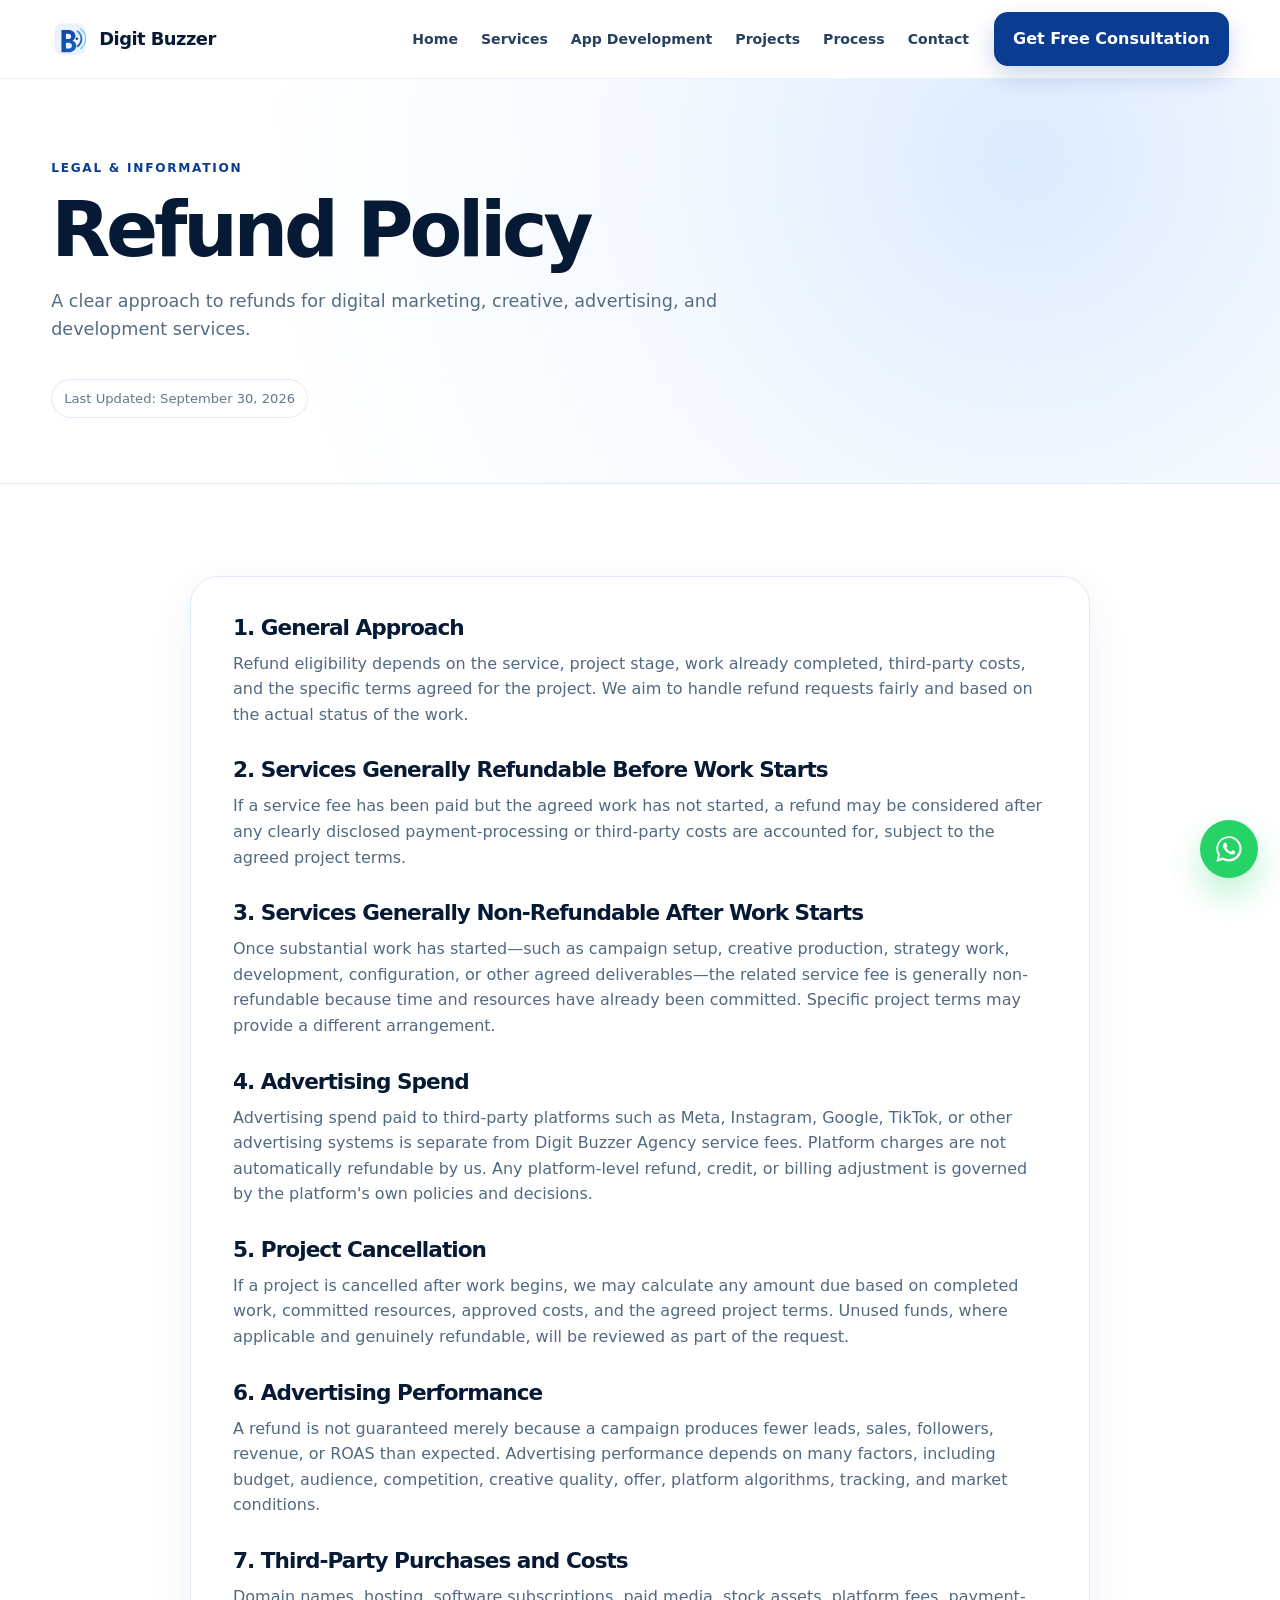
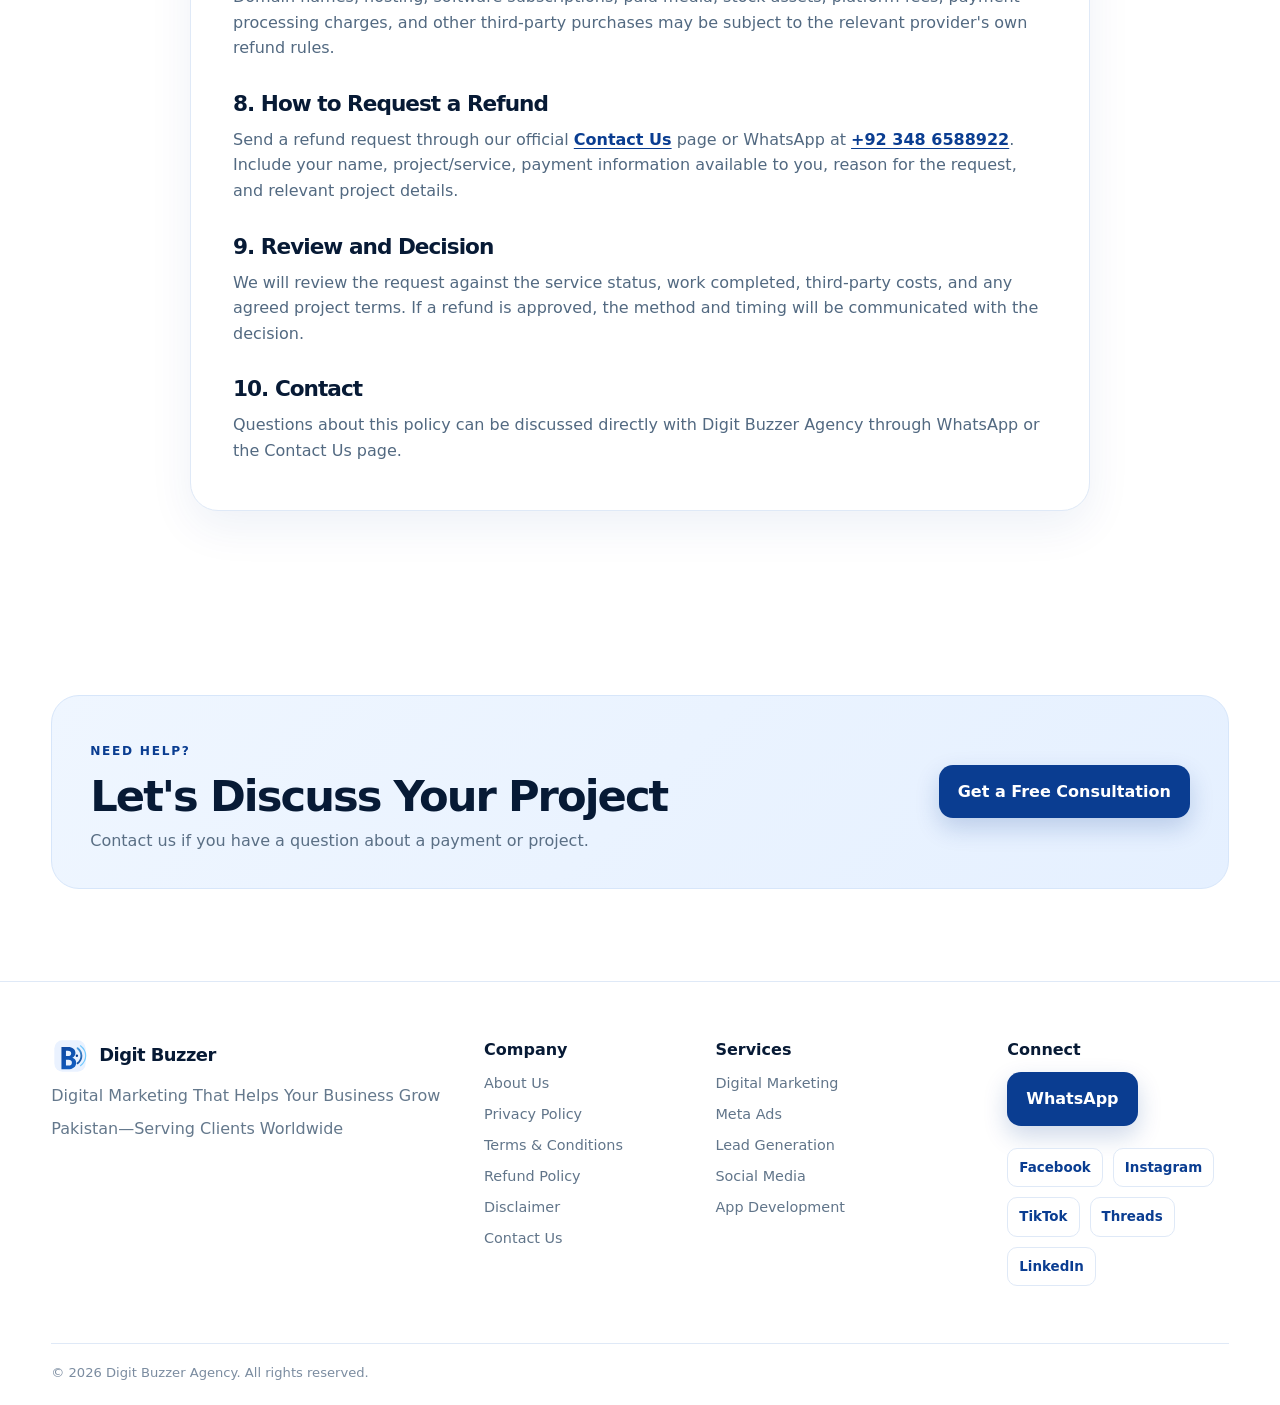
<file: refund-policy/index.html>
<!doctype html><html lang="en"><head><meta charset="utf-8"><meta name="viewport" content="width=device-width, initial-scale=1"><title>Refund Policy | Digit Buzzer Agency</title><meta name="description" content="Refund Policy for Digit Buzzer Agency covering service fees, project status, advertising spend, refund requests and eligibility."><link rel="icon" href="../images/logo.svg" type="image/svg+xml"><link rel="stylesheet" href="../style.css"></head><body><a class="skip-link" href="#main">Skip to content</a><header class="site-header"><div class="container nav-wrap"><a class="brand" href="../"><img src="../images/logo.svg" alt="Digit Buzzer logo"><span>Digit Buzzer</span></a><nav class="desktop-nav" aria-label="Primary navigation"><a href="../">Home</a><a href="../#services">Services</a><a href="../#apps">App Development</a><a href="../#projects">Projects</a><a href="../#process">Process</a><a href="../contact/">Contact</a></nav><a class="btn btn-primary nav-cta" target="_blank" rel="noopener" href="https://wa.me/923486588922">Get Free Consultation</a><button class="menu-toggle" aria-label="Open menu" aria-expanded="false"><span></span><span></span><span></span></button></div><div class="mobile-nav" aria-hidden="true"><a href="../">Home</a><a href="../#services">Services</a><a href="../#apps">App Development</a><a href="../#projects">Projects</a><a href="../#process">Process</a><a href="../contact/">Contact</a><a class="btn btn-primary" target="_blank" rel="noopener" href="https://wa.me/923486588922">Get Free Consultation</a></div></header><main id="main" class="info-page"><section class="info-hero compact"><div class="container"><p class="section-kicker">LEGAL &amp; INFORMATION</p><h1>Refund Policy</h1><p>A clear approach to refunds for digital marketing, creative, advertising, and development services.</p><p class="last-updated">Last Updated: September 30, 2026</p></div></section><section class="section"><div class="container legal-layout"><article class="legal-card"><h2>1. General Approach</h2><p>Refund eligibility depends on the service, project stage, work already completed, third-party costs, and the specific terms agreed for the project. We aim to handle refund requests fairly and based on the actual status of the work.</p><h2>2. Services Generally Refundable Before Work Starts</h2><p>If a service fee has been paid but the agreed work has not started, a refund may be considered after any clearly disclosed payment-processing or third-party costs are accounted for, subject to the agreed project terms.</p><h2>3. Services Generally Non-Refundable After Work Starts</h2><p>Once substantial work has started—such as campaign setup, creative production, strategy work, development, configuration, or other agreed deliverables—the related service fee is generally non-refundable because time and resources have already been committed. Specific project terms may provide a different arrangement.</p><h2>4. Advertising Spend</h2><p>Advertising spend paid to third-party platforms such as Meta, Instagram, Google, TikTok, or other advertising systems is separate from Digit Buzzer Agency service fees. Platform charges are not automatically refundable by us. Any platform-level refund, credit, or billing adjustment is governed by the platform's own policies and decisions.</p><h2>5. Project Cancellation</h2><p>If a project is cancelled after work begins, we may calculate any amount due based on completed work, committed resources, approved costs, and the agreed project terms. Unused funds, where applicable and genuinely refundable, will be reviewed as part of the request.</p><h2>6. Advertising Performance</h2><p>A refund is not guaranteed merely because a campaign produces fewer leads, sales, followers, revenue, or ROAS than expected. Advertising performance depends on many factors, including budget, audience, competition, creative quality, offer, platform algorithms, tracking, and market conditions.</p><h2>7. Third-Party Purchases and Costs</h2><p>Domain names, hosting, software subscriptions, paid media, stock assets, platform fees, payment-processing charges, and other third-party purchases may be subject to the relevant provider's own refund rules.</p><h2>8. How to Request a Refund</h2><p>Send a refund request through our official <a class="text-link" href="../contact/">Contact Us</a> page or WhatsApp at <a class="text-link" target="_blank" rel="noopener" href="https://wa.me/923486588922">+92 348 6588922</a>. Include your name, project/service, payment information available to you, reason for the request, and relevant project details.</p><h2>9. Review and Decision</h2><p>We will review the request against the service status, work completed, third-party costs, and any agreed project terms. If a refund is approved, the method and timing will be communicated with the decision.</p><h2>10. Contact</h2><p>Questions about this policy can be discussed directly with Digit Buzzer Agency through WhatsApp or the Contact Us page.</p></article></div></section><section class="section"><div class="container info-cta"><div><p class="section-kicker">NEED HELP?</p><h2>Let's Discuss Your Project</h2><p>Contact us if you have a question about a payment or project.</p></div><a class="btn btn-primary" target="_blank" rel="noopener" href="https://wa.me/923486588922">Get a Free Consultation</a></div></section></main><footer class="footer"><div class="container footer-grid"><div><a class="brand" href="../"><img src="../images/logo.svg" alt=""><span>Digit Buzzer</span></a><p>Digital Marketing That Helps Your Business Grow</p><p>Pakistan—Serving Clients Worldwide</p></div><div><h4>Company</h4><a href="../about/">About Us</a><a href="../privacy-policy/">Privacy Policy</a><a href="../terms/">Terms &amp; Conditions</a><a href="../refund-policy/">Refund Policy</a><a href="../disclaimer/">Disclaimer</a><a href="../contact/">Contact Us</a></div><div><h4>Services</h4><a href="../#services">Digital Marketing</a><a href="../#services">Meta Ads</a><a href="../#services">Lead Generation</a><a href="../#services">Social Media</a><a href="../#apps">App Development</a></div><div><h4>Connect</h4><a class="btn btn-primary" target="_blank" rel="noopener" href="https://wa.me/923486588922">WhatsApp</a><div class="footer-social"><a target="_blank" rel="noopener" href="https://www.facebook.com/digitbuzzer1">Facebook</a><a target="_blank" rel="noopener" href="https://www.instagram.com/digitbuzzer">Instagram</a><a target="_blank" rel="noopener" href="https://www.tiktok.com/@digitbuzzeragency">TikTok</a><a target="_blank" rel="noopener" href="https://www.threads.com/@digitbuzzer">Threads</a><a target="_blank" rel="noopener" href="https://www.linkedin.com/in/abbas~hussain/">LinkedIn</a></div></div></div><div class="container copyright">© 2026 Digit Buzzer Agency. All rights reserved.</div></footer><a class="wa-float" target="_blank" rel="noopener" href="https://wa.me/923486588922" aria-label="Chat with Digit Buzzer" title="Chat with Digit Buzzer"><svg viewBox="0 0 32 32" aria-hidden="true"><path fill="currentColor" d="M16 3.2A12.7 12.7 0 0 0 5.1 22.4L3.3 28.8l6.6-1.7A12.7 12.7 0 1 0 16 3.2Zm0 22.9c-2 0-3.9-.5-5.6-1.5l-.4-.2-3.9 1 1-3.8-.3-.4A10.6 10.6 0 1 1 16 26.1Zm5.9-7.9c-.3-.2-1.8-.9-2.1-1s-.5-.2-.7.2-.8 1-.9 1.2-.3.2-.6.1a8.7 8.7 0 0 1-2.5-1.5 9.4 9.4 0 0 1-1.7-2.1c-.2-.3 0-.5.1-.7l.5-.6c.2-.2.2-.4.3-.6s0-.4-.1-.6c-.1-.2-.7-1.7-1-2.3-.3-.6-.5-.5-.7-.5h-.6c-.2 0-.5.1-.8.4-.3.3-1.1 1.1-1.1 2.7s1.1 3.1 1.3 3.3c.2.2 2.1 3.2 5.1 4.5.7.3 1.3.5 1.7.6.7.2 1.4.2 1.9.1.6-.1 1.8-.7 2-1.4.3-.7.3-1.3.2-1.4-.1-.2-.3-.3-.6-.4Z"/></svg></a><button id="backTop" class="back-top" aria-label="Back to top">↑</button><script src="../script.js"></script></body></html>
</file>
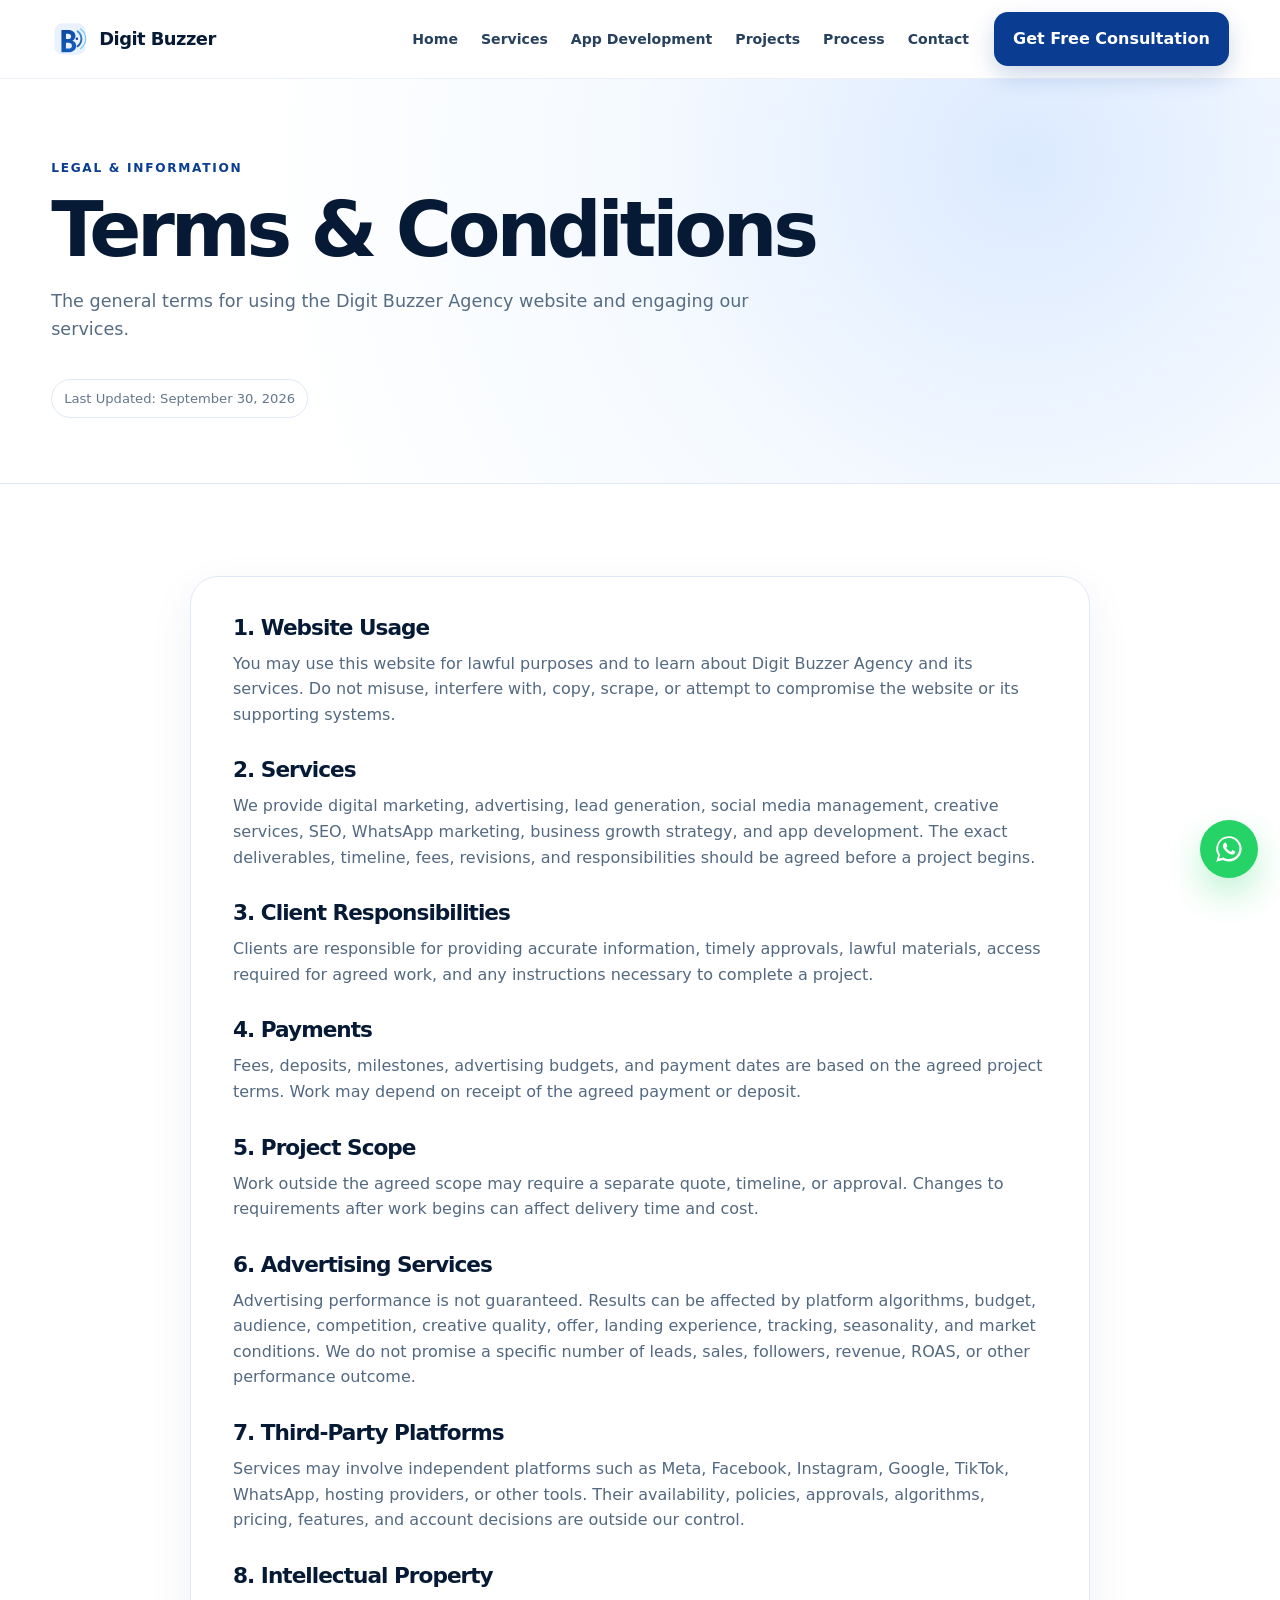
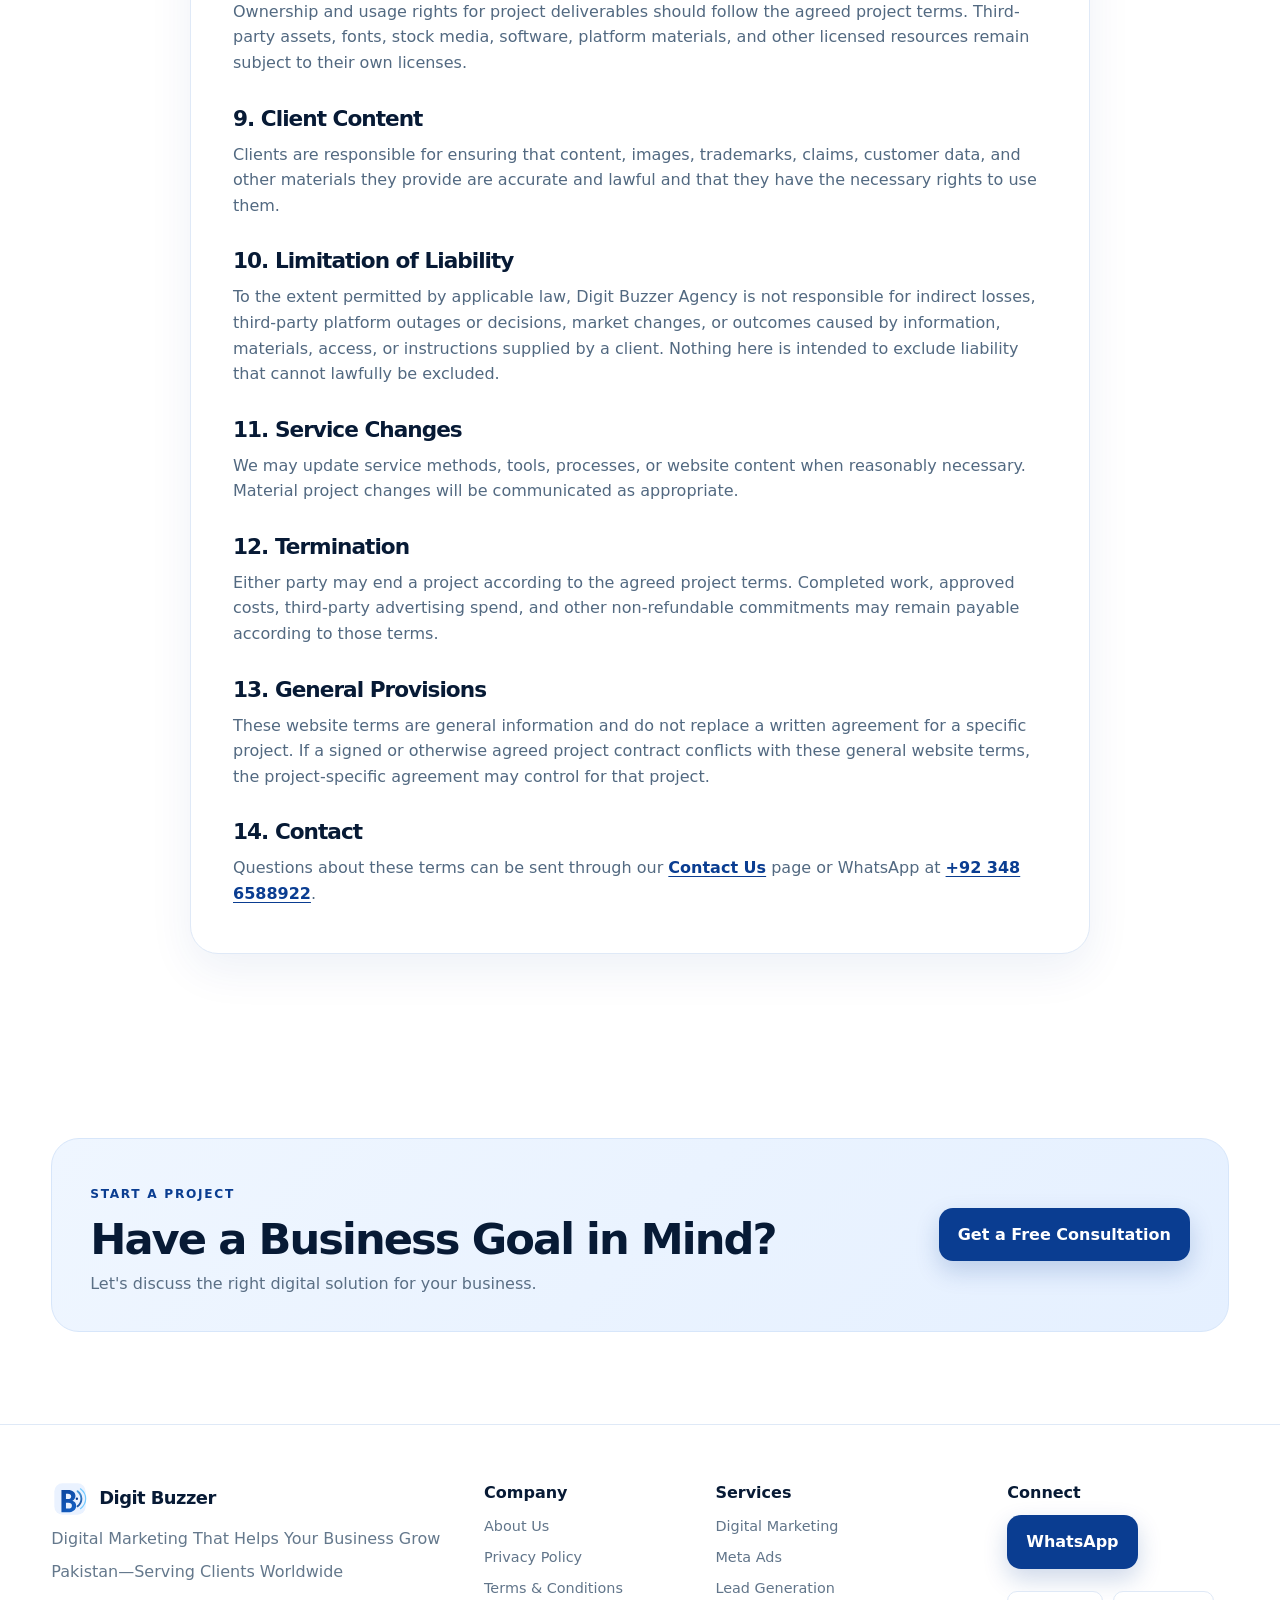
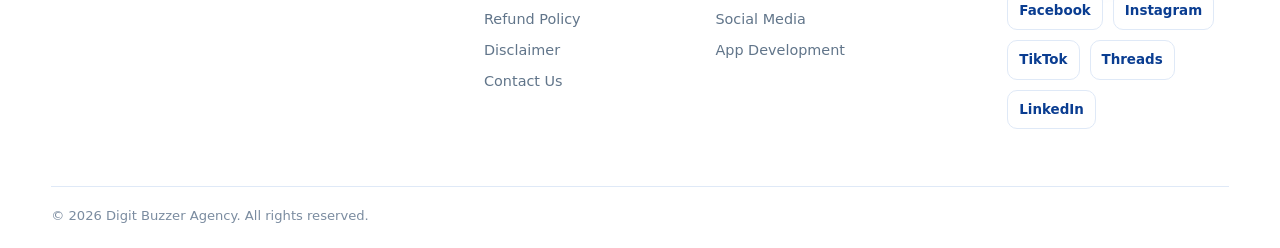
<file: terms/index.html>
<!doctype html><html lang="en"><head><meta charset="utf-8"><meta name="viewport" content="width=device-width, initial-scale=1"><title>Terms &amp; Conditions | Digit Buzzer Agency</title><meta name="description" content="Terms and Conditions for using the Digit Buzzer Agency website and engaging our digital marketing, creative and app development services."><link rel="icon" href="../images/logo.svg" type="image/svg+xml"><link rel="stylesheet" href="../style.css"></head><body><a class="skip-link" href="#main">Skip to content</a><header class="site-header"><div class="container nav-wrap"><a class="brand" href="../"><img src="../images/logo.svg" alt="Digit Buzzer logo"><span>Digit Buzzer</span></a><nav class="desktop-nav" aria-label="Primary navigation"><a href="../">Home</a><a href="../#services">Services</a><a href="../#apps">App Development</a><a href="../#projects">Projects</a><a href="../#process">Process</a><a href="../contact/">Contact</a></nav><a class="btn btn-primary nav-cta" target="_blank" rel="noopener" href="https://wa.me/923486588922">Get Free Consultation</a><button class="menu-toggle" aria-label="Open menu" aria-expanded="false"><span></span><span></span><span></span></button></div><div class="mobile-nav" aria-hidden="true"><a href="../">Home</a><a href="../#services">Services</a><a href="../#apps">App Development</a><a href="../#projects">Projects</a><a href="../#process">Process</a><a href="../contact/">Contact</a><a class="btn btn-primary" target="_blank" rel="noopener" href="https://wa.me/923486588922">Get Free Consultation</a></div></header><main id="main" class="info-page"><section class="info-hero compact"><div class="container"><p class="section-kicker">LEGAL &amp; INFORMATION</p><h1>Terms &amp; Conditions</h1><p>The general terms for using the Digit Buzzer Agency website and engaging our services.</p><p class="last-updated">Last Updated: September 30, 2026</p></div></section><section class="section"><div class="container legal-layout"><article class="legal-card"><h2>1. Website Usage</h2><p>You may use this website for lawful purposes and to learn about Digit Buzzer Agency and its services. Do not misuse, interfere with, copy, scrape, or attempt to compromise the website or its supporting systems.</p><h2>2. Services</h2><p>We provide digital marketing, advertising, lead generation, social media management, creative services, SEO, WhatsApp marketing, business growth strategy, and app development. The exact deliverables, timeline, fees, revisions, and responsibilities should be agreed before a project begins.</p><h2>3. Client Responsibilities</h2><p>Clients are responsible for providing accurate information, timely approvals, lawful materials, access required for agreed work, and any instructions necessary to complete a project.</p><h2>4. Payments</h2><p>Fees, deposits, milestones, advertising budgets, and payment dates are based on the agreed project terms. Work may depend on receipt of the agreed payment or deposit.</p><h2>5. Project Scope</h2><p>Work outside the agreed scope may require a separate quote, timeline, or approval. Changes to requirements after work begins can affect delivery time and cost.</p><h2>6. Advertising Services</h2><p>Advertising performance is not guaranteed. Results can be affected by platform algorithms, budget, audience, competition, creative quality, offer, landing experience, tracking, seasonality, and market conditions. We do not promise a specific number of leads, sales, followers, revenue, ROAS, or other performance outcome.</p><h2>7. Third-Party Platforms</h2><p>Services may involve independent platforms such as Meta, Facebook, Instagram, Google, TikTok, WhatsApp, hosting providers, or other tools. Their availability, policies, approvals, algorithms, pricing, features, and account decisions are outside our control.</p><h2>8. Intellectual Property</h2><p>Ownership and usage rights for project deliverables should follow the agreed project terms. Third-party assets, fonts, stock media, software, platform materials, and other licensed resources remain subject to their own licenses.</p><h2>9. Client Content</h2><p>Clients are responsible for ensuring that content, images, trademarks, claims, customer data, and other materials they provide are accurate and lawful and that they have the necessary rights to use them.</p><h2>10. Limitation of Liability</h2><p>To the extent permitted by applicable law, Digit Buzzer Agency is not responsible for indirect losses, third-party platform outages or decisions, market changes, or outcomes caused by information, materials, access, or instructions supplied by a client. Nothing here is intended to exclude liability that cannot lawfully be excluded.</p><h2>11. Service Changes</h2><p>We may update service methods, tools, processes, or website content when reasonably necessary. Material project changes will be communicated as appropriate.</p><h2>12. Termination</h2><p>Either party may end a project according to the agreed project terms. Completed work, approved costs, third-party advertising spend, and other non-refundable commitments may remain payable according to those terms.</p><h2>13. General Provisions</h2><p>These website terms are general information and do not replace a written agreement for a specific project. If a signed or otherwise agreed project contract conflicts with these general website terms, the project-specific agreement may control for that project.</p><h2>14. Contact</h2><p>Questions about these terms can be sent through our <a class="text-link" href="../contact/">Contact Us</a> page or WhatsApp at <a class="text-link" target="_blank" rel="noopener" href="https://wa.me/923486588922">+92 348 6588922</a>.</p></article></div></section><section class="section"><div class="container info-cta"><div><p class="section-kicker">START A PROJECT</p><h2>Have a Business Goal in Mind?</h2><p>Let's discuss the right digital solution for your business.</p></div><a class="btn btn-primary" target="_blank" rel="noopener" href="https://wa.me/923486588922">Get a Free Consultation</a></div></section></main><footer class="footer"><div class="container footer-grid"><div><a class="brand" href="../"><img src="../images/logo.svg" alt=""><span>Digit Buzzer</span></a><p>Digital Marketing That Helps Your Business Grow</p><p>Pakistan—Serving Clients Worldwide</p></div><div><h4>Company</h4><a href="../about/">About Us</a><a href="../privacy-policy/">Privacy Policy</a><a href="../terms/">Terms &amp; Conditions</a><a href="../refund-policy/">Refund Policy</a><a href="../disclaimer/">Disclaimer</a><a href="../contact/">Contact Us</a></div><div><h4>Services</h4><a href="../#services">Digital Marketing</a><a href="../#services">Meta Ads</a><a href="../#services">Lead Generation</a><a href="../#services">Social Media</a><a href="../#apps">App Development</a></div><div><h4>Connect</h4><a class="btn btn-primary" target="_blank" rel="noopener" href="https://wa.me/923486588922">WhatsApp</a><div class="footer-social"><a target="_blank" rel="noopener" href="https://www.facebook.com/digitbuzzer1">Facebook</a><a target="_blank" rel="noopener" href="https://www.instagram.com/digitbuzzer">Instagram</a><a target="_blank" rel="noopener" href="https://www.tiktok.com/@digitbuzzeragency">TikTok</a><a target="_blank" rel="noopener" href="https://www.threads.com/@digitbuzzer">Threads</a><a target="_blank" rel="noopener" href="https://www.linkedin.com/in/abbas~hussain/">LinkedIn</a></div></div></div><div class="container copyright">© 2026 Digit Buzzer Agency. All rights reserved.</div></footer><a class="wa-float" target="_blank" rel="noopener" href="https://wa.me/923486588922" aria-label="Chat with Digit Buzzer" title="Chat with Digit Buzzer"><svg viewBox="0 0 32 32" aria-hidden="true"><path fill="currentColor" d="M16 3.2A12.7 12.7 0 0 0 5.1 22.4L3.3 28.8l6.6-1.7A12.7 12.7 0 1 0 16 3.2Zm0 22.9c-2 0-3.9-.5-5.6-1.5l-.4-.2-3.9 1 1-3.8-.3-.4A10.6 10.6 0 1 1 16 26.1Zm5.9-7.9c-.3-.2-1.8-.9-2.1-1s-.5-.2-.7.2-.8 1-.9 1.2-.3.2-.6.1a8.7 8.7 0 0 1-2.5-1.5 9.4 9.4 0 0 1-1.7-2.1c-.2-.3 0-.5.1-.7l.5-.6c.2-.2.2-.4.3-.6s0-.4-.1-.6c-.1-.2-.7-1.7-1-2.3-.3-.6-.5-.5-.7-.5h-.6c-.2 0-.5.1-.8.4-.3.3-1.1 1.1-1.1 2.7s1.1 3.1 1.3 3.3c.2.2 2.1 3.2 5.1 4.5.7.3 1.3.5 1.7.6.7.2 1.4.2 1.9.1.6-.1 1.8-.7 2-1.4.3-.7.3-1.3.2-1.4-.1-.2-.3-.3-.6-.4Z"/></svg></a><button id="backTop" class="back-top" aria-label="Back to top">↑</button><script src="../script.js"></script></body></html>
</file>
<file: style.css>
:root{--blue:#0A3D91;--navy:#071A35;--white:#fff;--soft:#EAF2FF;--bg:#F4F9FF;--line:#dfe9f7;--shadow:0 18px 60px rgba(10,61,145,.12);--radius:24px}*{box-sizing:border-box}html{scroll-behavior:smooth}body{margin:0;font-family:Inter,system-ui,-apple-system,Segoe UI,sans-serif;color:var(--navy);background:var(--white);line-height:1.6}img{max-width:100%;display:block}a{text-decoration:none;color:inherit}.container{width:min(1180px,92vw);margin:auto}.section{padding:92px 0}.soft{background:linear-gradient(180deg,var(--bg),#fff)}.site-header{position:sticky;top:0;z-index:50;background:rgba(255,255,255,.88);backdrop-filter:blur(14px);border-bottom:1px solid rgba(10,61,145,.08)}.nav-wrap{min-height:78px;display:flex;align-items:center;gap:22px}.brand{display:flex;align-items:center;gap:10px;font-weight:800;letter-spacing:-.03em;font-size:1.12rem}.brand img{width:38px;height:38px}.desktop-nav{display:flex;gap:17px;align-items:center;margin-left:auto;font-size:.88rem;font-weight:600}.desktop-nav a{padding:10px 3px;color:#27405d}.desktop-nav a:hover{color:var(--blue)}.btn{display:inline-flex;align-items:center;justify-content:center;gap:8px;padding:13px 18px;border-radius:14px;font-weight:700;border:1px solid transparent;transition:.25s ease;cursor:pointer}.btn-primary{background:var(--blue);color:#fff;box-shadow:0 10px 24px rgba(10,61,145,.2)}.btn-primary:hover{transform:translateY(-2px);box-shadow:0 14px 30px rgba(10,61,145,.25)}.btn-secondary{background:#fff;border-color:#cfe0fa;color:var(--blue)}.btn-secondary:hover{background:var(--soft)}.nav-cta{white-space:nowrap}.menu-toggle{display:none;margin-left:auto;border:0;background:transparent;width:44px;height:44px}.menu-toggle span{display:block;height:2px;background:var(--navy);margin:6px 6px}.mobile-nav{display:none;padding:12px 4vw 20px;border-top:1px solid var(--line);background:#fff}.mobile-nav.open{display:grid;gap:10px}.hero{background:radial-gradient(circle at 85% 20%,#dceaff 0,#fff 34%),linear-gradient(180deg,var(--bg),#fff);padding-top:70px;overflow:hidden}.hero-grid,.split{display:grid;grid-template-columns:1.08fr .92fr;gap:52px;align-items:center}.hero-copy{max-width:700px}.hero-copy h1{font-size:clamp(2.75rem,4.35vw,4.55rem);line-height:1.02;letter-spacing:-.055em;margin:18px 0 22px}.hero-copy h1 span{white-space:normal}.hero-copy h1 span{color:var(--blue);display:block}.lead{font-size:1.08rem;max-width:650px;color:#4a6079}.eyebrow,.section-kicker{font-size:.76rem;font-weight:800;letter-spacing:.14em;color:var(--blue)}.actions{display:flex;gap:12px;flex-wrap:wrap;margin:26px 0}.hero-proof{display:flex;flex-wrap:wrap;gap:14px;margin-top:18px;color:#5d7188;font-size:.88rem}.hero-proof span{display:inline-flex;align-items:center;gap:8px}.hero-proof span:before{content:'✓';color:var(--blue);font-weight:800}.hero-visual{display:flex;justify-content:center;align-items:center}.hero-photo{position:relative;width:min(100%,560px);padding:14px;border-radius:32px;background:linear-gradient(145deg,#fff,#eaf2ff);border:1px solid #d9e7f8;box-shadow:0 28px 70px rgba(10,61,145,.16);transform:rotate(.2deg)}.hero-photo>img{width:100%;height:430px;object-fit:cover;border-radius:23px;display:block}.hero-photo:after{content:"";position:absolute;inset:14px;border-radius:23px;box-shadow:inset 0 0 0 1px rgba(255,255,255,.7);pointer-events:none}.hero-photo-badge{position:absolute;z-index:2;background:rgba(255,255,255,.94);backdrop-filter:blur(12px);border:1px solid rgba(255,255,255,.8);box-shadow:0 14px 35px rgba(7,26,53,.14);border-radius:16px;padding:11px 14px;display:grid;grid-template-columns:34px 1fr;column-gap:9px;align-items:center}.hero-photo-badge span{grid-row:1 / span 2;width:34px;height:34px;border-radius:11px;background:var(--blue);color:#fff;display:grid;place-items:center;font-weight:800}.hero-photo-badge strong{font-size:.86rem;color:var(--navy);line-height:1.1}.hero-photo-badge small{font-size:.68rem;color:#64788c}.badge-top{top:38px;right:-18px}.badge-bottom{left:-18px;bottom:38px}.hero-photo-badge:hover{transform:translateY(-3px)}.value-strip{padding:22px 0;background:#fff;border-top:1px solid #edf3fb;border-bottom:1px solid #edf3fb}.value-grid{display:grid;grid-template-columns:repeat(4,1fr);gap:14px}.value-grid article{display:flex;gap:13px;padding:12px;border-radius:16px}.icon-badge,.why-icon{width:42px;height:42px;border-radius:14px;background:var(--soft);color:var(--blue);display:grid;place-items:center;font-weight:800;flex:none}.value-grid h3,.service-card h3,.why-card h3,.process-card h3{margin:.2rem 0;font-size:1rem}.value-grid p,.service-card p,.why-card p,.process-card p{margin:.15rem 0;color:#5a6f85;font-size:.91rem}.section-head{max-width:760px;margin:0 auto 40px;text-align:center}.section-head h2,h2{font-size:clamp(2rem,4vw,3.3rem);line-height:1.08;letter-spacing:-.045em;margin:10px 0 14px}.split p{color:#556c83}.mini-pills,.feature-list{display:flex;flex-wrap:wrap;gap:10px;margin:22px 0}.mini-pills span{padding:8px 12px;background:#fff;border:1px solid var(--line);border-radius:999px;font-size:.82rem;font-weight:700}.visual-card{background:#fff;border:1px solid #dfeaf8;border-radius:var(--radius);padding:14px;box-shadow:var(--shadow)}.service-grid{display:grid;grid-template-columns:repeat(2,1fr);gap:18px}.service-card{display:grid;grid-template-columns:150px 1fr;gap:22px;align-items:center;padding:20px;border:1px solid var(--line);border-radius:var(--radius);background:#fff;box-shadow:0 10px 28px rgba(10,61,145,.05);transition:.25s ease}.service-card:hover{transform:translateY(-5px);box-shadow:var(--shadow);border-color:#cfe0fa}.service-card img{width:100%;height:100px;object-fit:contain;border-radius:18px;background:linear-gradient(135deg,#f7fbff,var(--soft))}.app-feature{align-items:center}.feature-list span{padding:8px 11px;background:#fff;border:1px solid var(--line);border-radius:12px;font-size:.85rem}.app-visual img{filter:drop-shadow(0 22px 35px rgba(10,61,145,.12))}.filters{display:flex;flex-wrap:wrap;gap:9px;justify-content:center;margin:0 auto 30px}.filter{border:1px solid var(--line);background:#fff;color:#37506a;padding:9px 13px;border-radius:999px;font:inherit;font-weight:700;cursor:pointer}.filter.active,.filter:hover{background:var(--blue);color:#fff;border-color:var(--blue)}.project-grid{display:grid;grid-template-columns:repeat(3,1fr);gap:20px}.project-card{border:1px solid var(--line);border-radius:20px;overflow:hidden;background:#fff;box-shadow:0 12px 34px rgba(10,61,145,.06);cursor:pointer;transition:.25s ease}.project-card:hover{transform:translateY(-5px);box-shadow:var(--shadow)}.project-thumb{aspect-ratio:16/9;background:var(--soft);overflow:hidden}.project-thumb img{width:100%;height:100%;object-fit:cover}.project-body{padding:18px}.tag{font-size:.72rem;font-weight:800;letter-spacing:.08em;text-transform:uppercase;color:var(--blue)}.project-body h3{margin:7px 0 6px}.project-body p{margin:0;color:#5a6f85;font-size:.9rem}.project-tech{margin-top:10px;font-size:.77rem;color:#7a8da1}.why-grid,.process-grid{display:grid;grid-template-columns:repeat(3,1fr);gap:18px}.why-card{padding:22px;background:#fff;border:1px solid var(--line);border-radius:20px}.process-grid{grid-template-columns:repeat(4,1fr)}.process-card{position:relative;padding:18px;background:#fff;border:1px solid var(--line);border-radius:20px}.process-card>span{display:inline-flex;width:38px;height:38px;border-radius:12px;background:var(--blue);color:#fff;align-items:center;justify-content:center;font-weight:800;margin-bottom:14px}.process-card img{height:170px;width:100%;object-fit:cover;background:#eaf2ff;border-radius:16px;margin-bottom:15px;display:block;transition:transform .45s ease}.process-card:hover img{transform:scale(1.025)}.cta{padding-top:40px}.cta-photo{height:360px;border-radius:24px;overflow:hidden;border:1px solid rgba(255,255,255,.8);box-shadow:0 22px 55px rgba(10,61,145,.14);background:#eaf2ff}.cta-photo img{width:100%;height:100%;object-fit:cover;display:block;transition:transform .5s ease}.cta-photo:hover img{transform:scale(1.035)}.cta-wrap{display:grid;grid-template-columns:1.1fr .9fr;align-items:center;gap:40px;padding:45px;border-radius:30px;background:linear-gradient(135deg,#eff6ff,#e6f0ff);border:1px solid #d7e6fa;overflow:hidden}.cta-wrap img{width:100%}.social-row,.footer-social{display:flex;gap:10px;flex-wrap:wrap;margin:22px 0}.social-row a,.footer-social a{padding:8px 11px;border:1px solid var(--line);border-radius:10px;background:#fff;font-size:.84rem;font-weight:700;color:var(--blue)}.contact-form{padding:24px;background:#fff;border:1px solid var(--line);border-radius:24px;box-shadow:var(--shadow);display:grid;gap:14px}.contact-form label{display:grid;gap:7px;font-weight:700;font-size:.9rem}.contact-form input,.contact-form textarea,.contact-form select{font:inherit;border:1px solid #d5e2f2;border-radius:12px;padding:12px 13px;outline:none;background:#fbfdff}.contact-form input:focus,.contact-form textarea:focus,.contact-form select:focus{border-color:#8db5f4;box-shadow:0 0 0 4px #eaf2ff}.contact-form small{color:#71849a}.about-photo{height:410px;padding:10px;overflow:hidden;border-radius:24px;background:#fff}.about-photo img{width:100%;height:100%;object-fit:cover;display:block;border-radius:17px;transition:transform .5s ease}.about-photo:hover img{transform:scale(1.035)}.contact-art{margin-top:20px;padding:10px;overflow:hidden}.contact-photo{position:relative;overflow:hidden;border-radius:18px;height:360px;background:#eaf2ff}.contact-photo img{width:100%;height:100%;object-fit:cover;display:block;transition:transform .5s ease}.contact-photo:after{content:"";position:absolute;inset:0;background:linear-gradient(180deg,transparent 55%,rgba(7,26,53,.12));pointer-events:none}.contact-photo:hover img{transform:scale(1.035)}.footer{background:#fff;border-top:1px solid var(--line);padding:55px 0 22px}.footer-grid{display:grid;grid-template-columns:2fr 1fr 1.3fr 1.1fr;gap:30px}.footer-grid p{color:#64788c;margin:8px 0}.footer-grid h4{margin:0 0 10px}.footer-grid>div>a:not(.brand):not(.btn){display:block;margin:8px 0;color:#61758a;font-size:.9rem}.copyright{margin-top:35px;padding-top:18px;border-top:1px solid var(--line);color:#7b8ca0;font-size:.82rem}.wa-float{position:fixed;right:22px;bottom:22px;width:58px;height:58px;border-radius:50%;background:#25D366;color:#fff;display:grid;place-items:center;box-shadow:0 16px 35px rgba(37,211,102,.3);z-index:40}.wa-float svg{width:32px;height:32px;display:block}.back-top{position:fixed;right:24px;bottom:92px;width:42px;height:42px;border:1px solid var(--line);border-radius:12px;background:#fff;color:var(--blue);display:none;z-index:39;cursor:pointer}.back-top.show{display:grid;place-items:center}.reveal{opacity:0;transform:translateY(20px);transition:opacity .65s ease,transform .65s ease}.reveal.visible{opacity:1;transform:none}.modal{position:fixed;inset:0;background:rgba(7,26,53,.28);display:none;align-items:center;justify-content:center;padding:24px;z-index:100}.modal.open{display:flex}.modal-card{width:min(900px,96vw);display:grid;grid-template-columns:.9fr 1.1fr;gap:26px;background:#fff;border-radius:26px;padding:22px;position:relative;box-shadow:0 30px 80px rgba(7,26,53,.28)}.modal-card>img{width:100%;aspect-ratio:16/10;object-fit:cover;border-radius:18px;background:var(--soft)}.modal-close{position:absolute;top:12px;right:12px;border:0;background:#eef4fb;color:var(--navy);width:38px;height:38px;border-radius:50%;font-size:22px;cursor:pointer}.modal-actions{display:flex;gap:10px;margin-top:20px}.skip-link{position:absolute;left:-999px}.skip-link:focus{left:12px;top:12px;z-index:200;background:#fff;padding:10px}@media(max-width:1050px){.desktop-nav{gap:12px}.desktop-nav a:nth-child(4),.desktop-nav a:nth-child(6){display:none}.hero-grid,.split{gap:32px}.project-grid{grid-template-columns:repeat(2,1fr)}.footer-grid{grid-template-columns:1.6fr 1fr 1fr}}@media(max-width:820px){.desktop-nav,.nav-cta{display:none}.menu-toggle{display:block}.hero-grid,.split,.cta-wrap{grid-template-columns:1fr}.hero{padding-top:45px}.hero-visual{order:-1}.value-grid{grid-template-columns:repeat(2,1fr)}.service-grid,.why-grid{grid-template-columns:1fr}.process-grid{grid-template-columns:repeat(2,1fr)}.footer-grid{grid-template-columns:1fr 1fr}.modal-card{grid-template-columns:1fr}}@media(max-width:560px){.section{padding:68px 0}.cta-photo{height:270px;border-radius:18px}.app-photo{height:360px;padding:10px;border-radius:22px}.app-photo img{border-radius:15px}.contact-photo{height:280px}.hero-copy h1{font-size:2.55rem}.hero-photo{padding:9px;border-radius:24px}.hero-photo>img{height:320px;border-radius:17px}.hero-photo:after{inset:9px;border-radius:17px}.badge-top{right:-6px;top:22px}.badge-bottom{left:-6px;bottom:22px}.hero-photo-badge{padding:8px 10px}.hero-photo-badge span{width:30px;height:30px;border-radius:9px}.hero-photo-badge strong{font-size:.75rem}.hero-photo-badge small{font-size:.6rem}.value-grid,.project-grid,.process-grid,.footer-grid{grid-template-columns:1fr}.service-card{grid-template-columns:1fr}.service-card img{height:160px}.cta-wrap{padding:26px}.wa-float{right:14px;bottom:14px}.back-top{right:16px;bottom:82px}.nav-wrap{min-height:70px}.actions .btn{width:100%}}
/* Information and legal page system */
.info-page{background:#fff}.info-hero{padding:82px 0 70px;background:radial-gradient(circle at 80% 20%,#dceaff 0,#f4f9ff 34%,#fff 72%);border-bottom:1px solid var(--line)}.info-hero.compact{padding:68px 0 52px}.info-hero h1{max-width:900px;font-size:clamp(2.6rem,6vw,4.8rem);line-height:1.02;letter-spacing:-.055em;margin:12px 0 16px}.info-hero>div>p:not(.section-kicker):not(.last-updated){max-width:760px;font-size:1.1rem;color:#556c83}.info-hero-actions{display:flex;gap:12px;flex-wrap:wrap;margin-top:25px}.last-updated{display:inline-block;margin-top:18px;padding:8px 12px;border-radius:999px;background:#fff;border:1px solid var(--line);color:#63778d!important;font-size:.82rem!important}.info-grid{display:grid;grid-template-columns:repeat(2,1fr);gap:20px}.info-card{padding:28px;border:1px solid var(--line);border-radius:24px;background:#fff;box-shadow:0 12px 35px rgba(10,61,145,.06)}.info-card h2{font-size:1.55rem;margin:14px 0 8px}.info-card p{margin:0;color:#5a6f85}.info-icon{width:48px;height:48px;border-radius:15px;background:var(--soft);color:var(--blue);display:grid;place-items:center;font-size:.78rem;font-weight:800}.info-service-grid{display:grid;grid-template-columns:repeat(2,1fr);gap:12px}.info-service-grid span{padding:16px 18px;background:#fff;border:1px solid var(--line);border-radius:16px;font-weight:700;color:#234564;box-shadow:0 8px 22px rgba(10,61,145,.04)}.info-cta{display:flex;align-items:center;justify-content:space-between;gap:25px;padding:34px 38px;border-radius:28px;background:linear-gradient(135deg,#eff6ff,#e5f0ff);border:1px solid #d7e6fa}.info-cta h2{font-size:clamp(1.8rem,4vw,2.7rem);margin:8px 0}.info-cta p:last-child{color:#5a6f85;margin:0}.legal-layout{max-width:900px}.legal-card{padding:38px 42px;border:1px solid var(--line);border-radius:28px;background:#fff;box-shadow:0 16px 45px rgba(10,61,145,.07)}.legal-card h2{font-size:1.35rem;line-height:1.25;margin:30px 0 9px}.legal-card h2:first-child{margin-top:0}.legal-card p{color:#526981;margin:0 0 8px}.text-link{color:var(--blue);font-weight:700;text-decoration:underline;text-underline-offset:3px}.contact-page-grid{display:grid;grid-template-columns:.72fr 1.28fr;gap:24px;align-items:start}.contact-info-card{padding:25px;margin-bottom:16px;background:#fff;border:1px solid var(--line);border-radius:22px;box-shadow:0 12px 35px rgba(10,61,145,.06)}.contact-info-card h2{font-size:1.45rem;margin:12px 0 5px}.contact-info-card p{color:#5a6f85}.contact-social-list{display:flex;flex-wrap:wrap;gap:9px;margin-top:14px}.contact-social-list a{padding:9px 12px;border:1px solid var(--line);border-radius:11px;background:#f9fbff;color:var(--blue);font-weight:700;font-size:.86rem}.contact-page-form{position:sticky;top:100px}@media(max-width:820px){.info-grid,.info-service-grid,.contact-page-grid{grid-template-columns:1fr}.info-cta{align-items:flex-start;flex-direction:column}.contact-page-form{position:static}}@media(max-width:560px){.info-hero{padding:60px 0 48px}.info-hero h1{font-size:2.55rem}.info-hero-actions .btn{width:100%}.info-card{padding:22px}.legal-card{padding:25px 20px;border-radius:22px}.info-cta{padding:25px 22px}.info-cta .btn{width:100%}}
</file>
